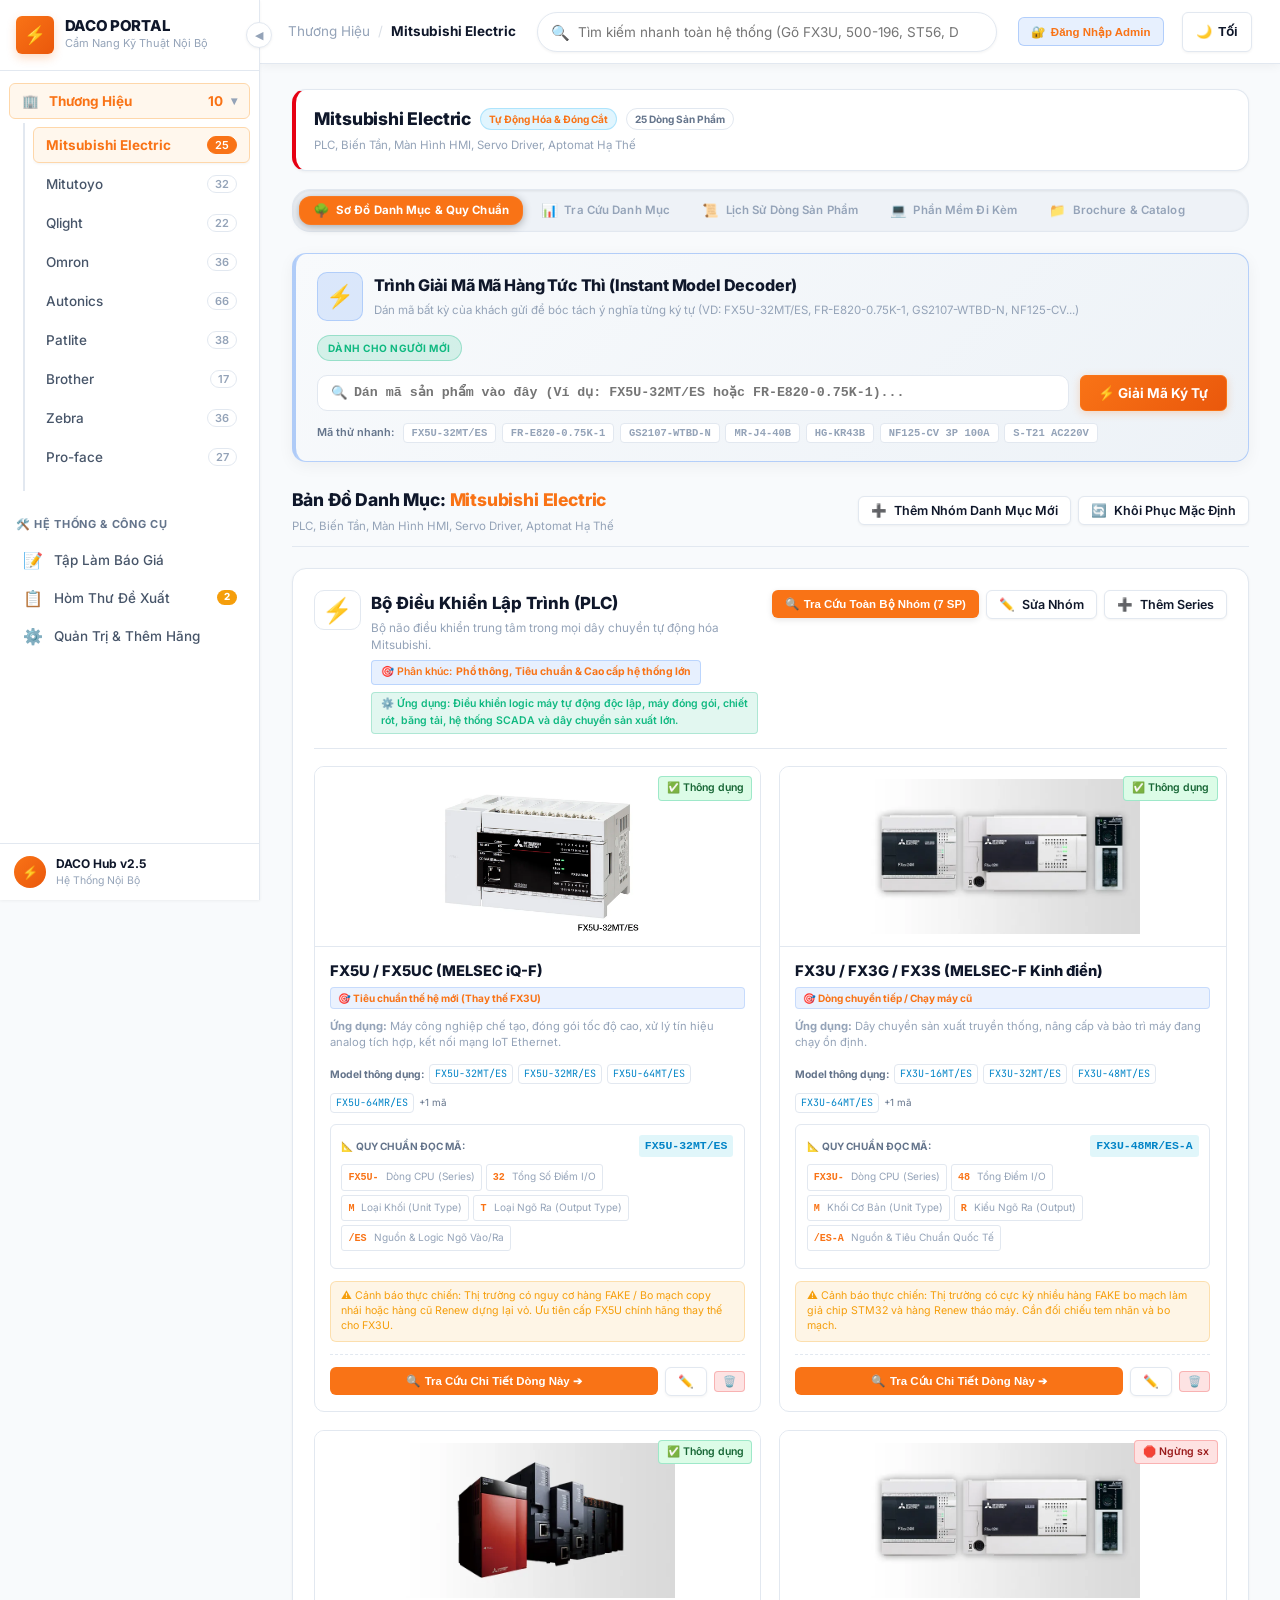
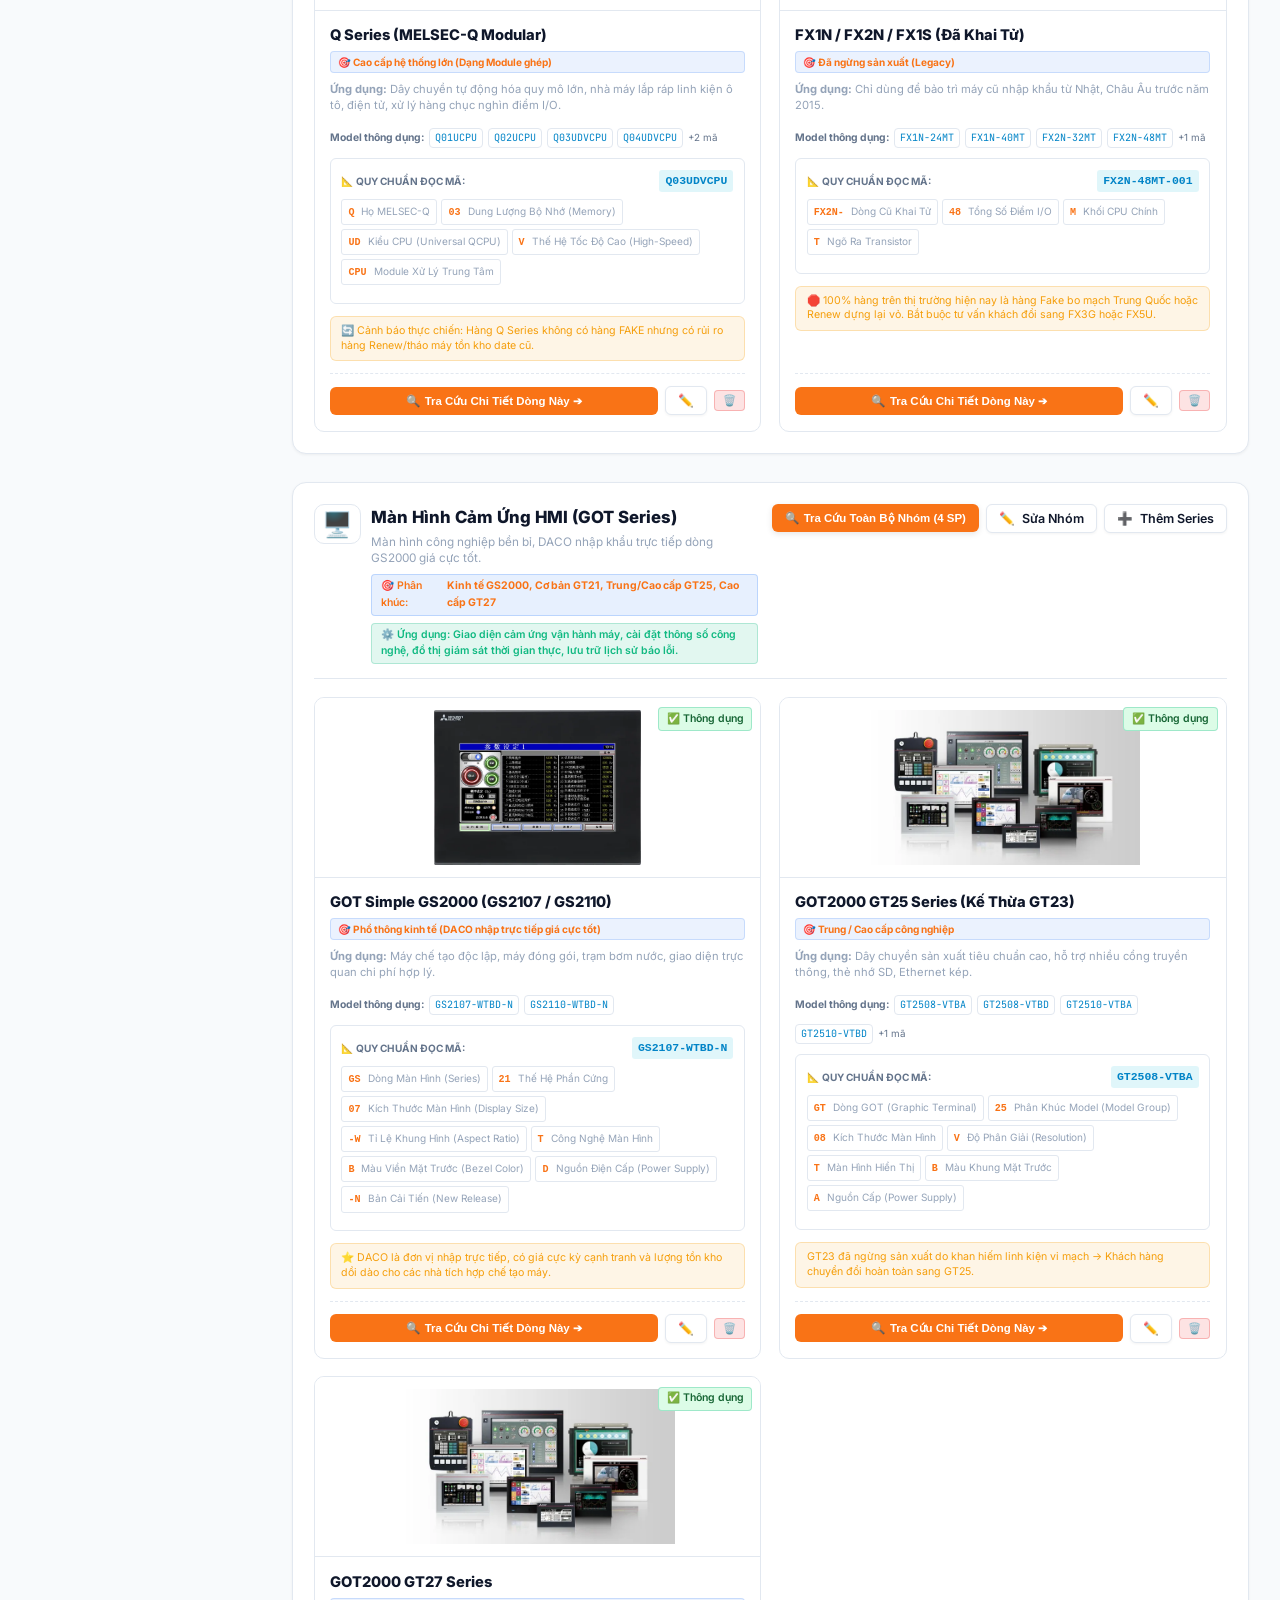
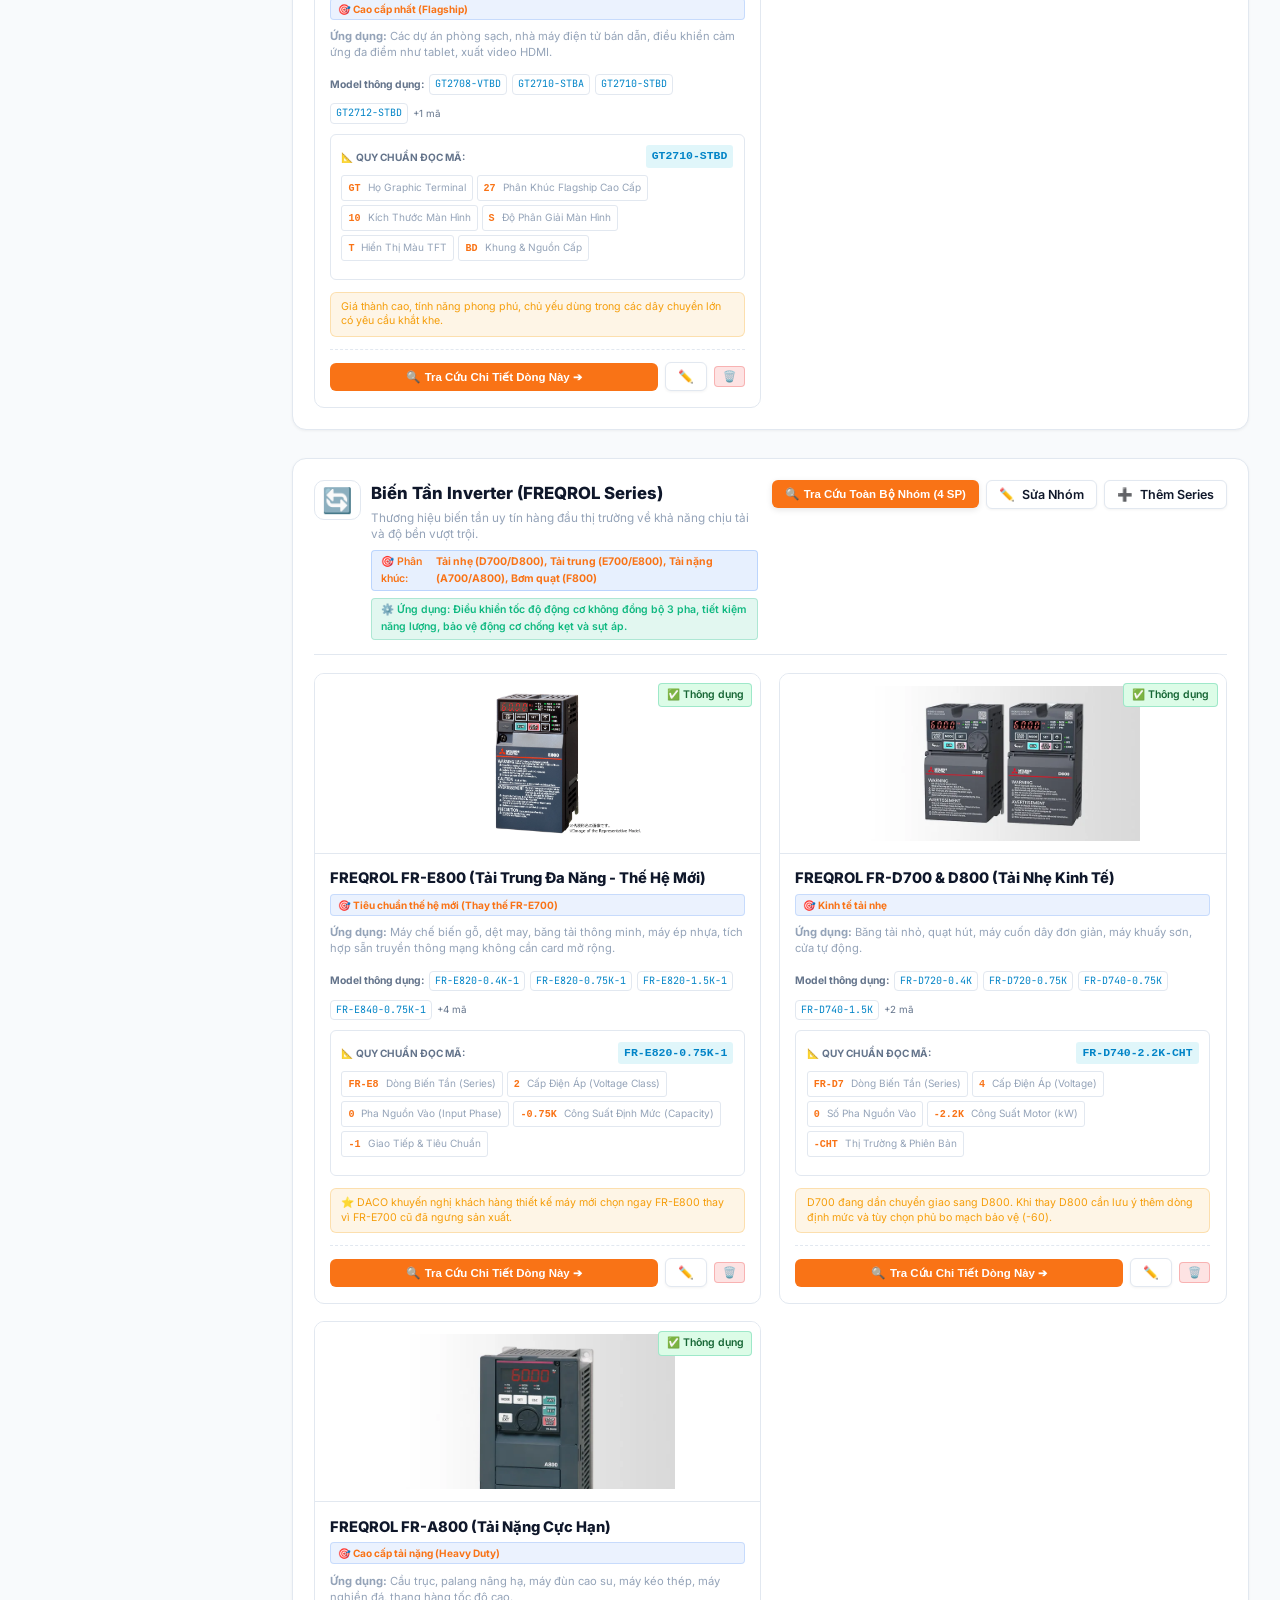
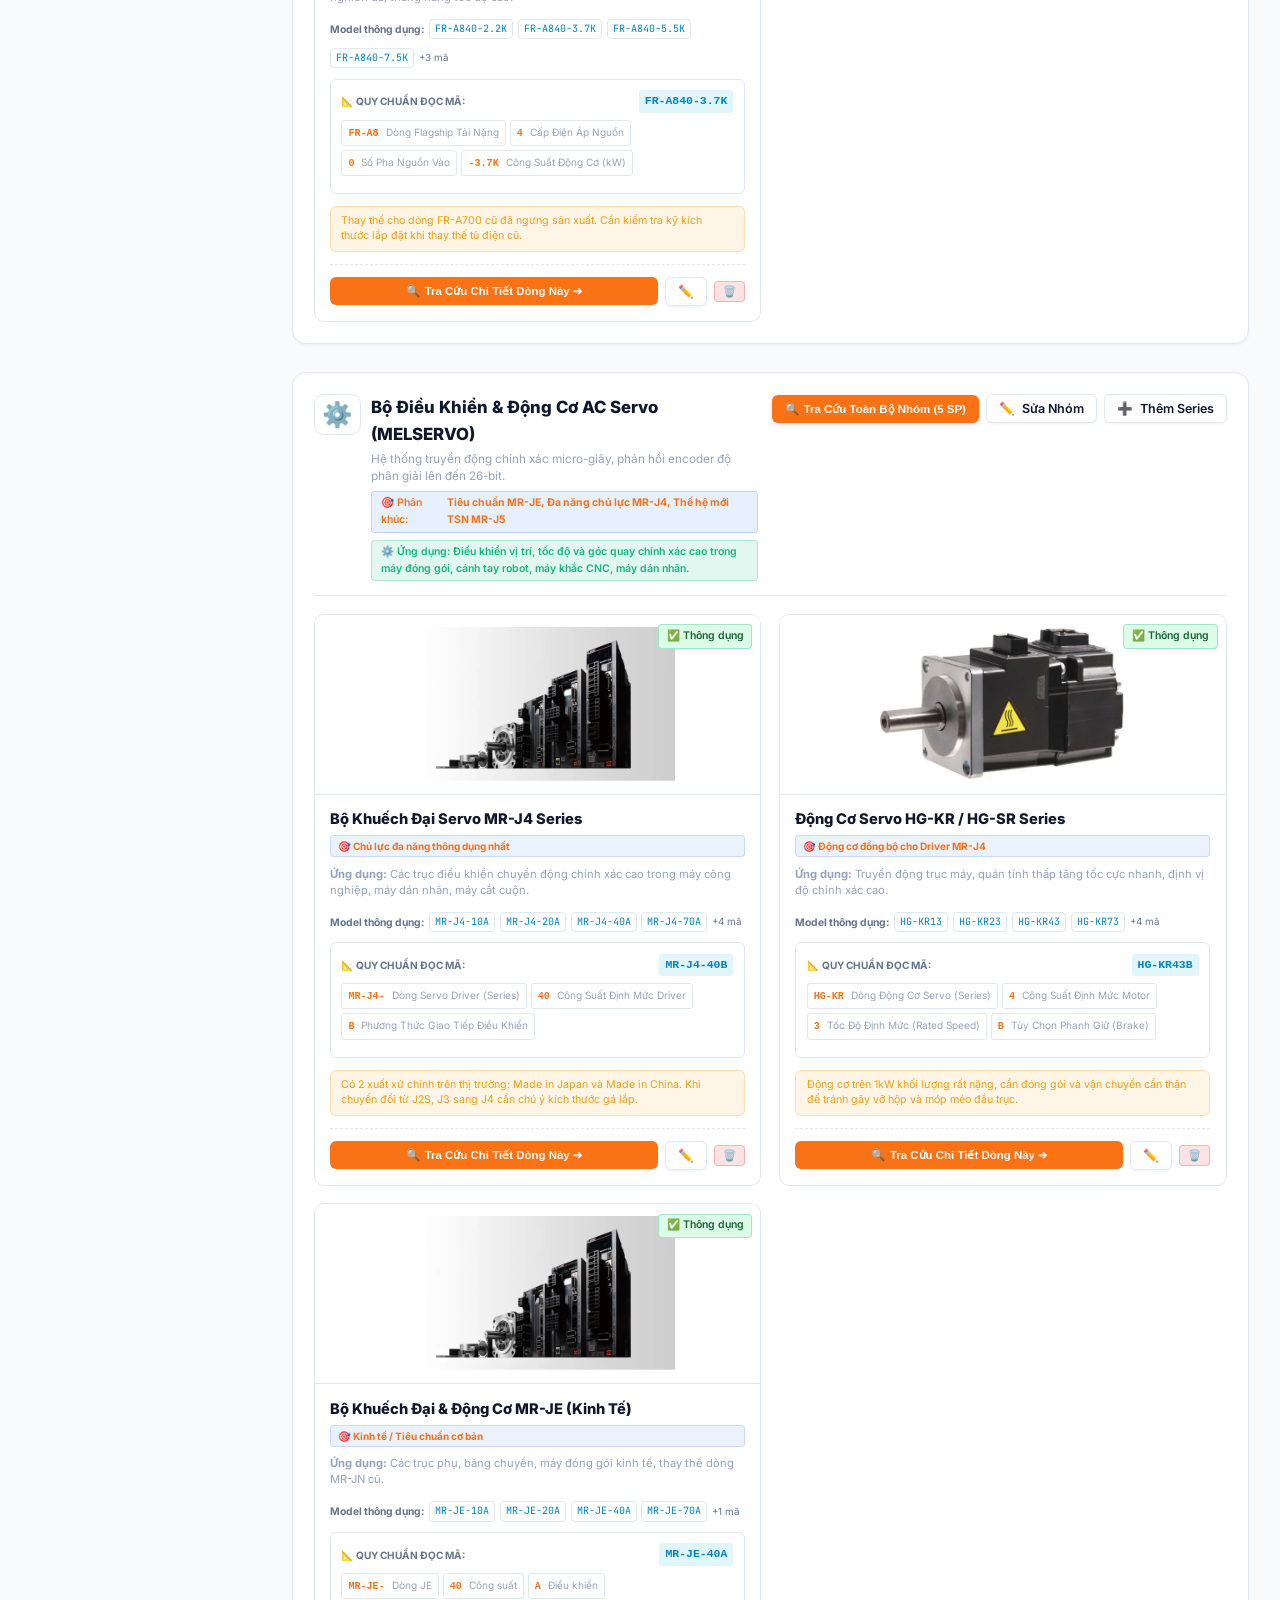
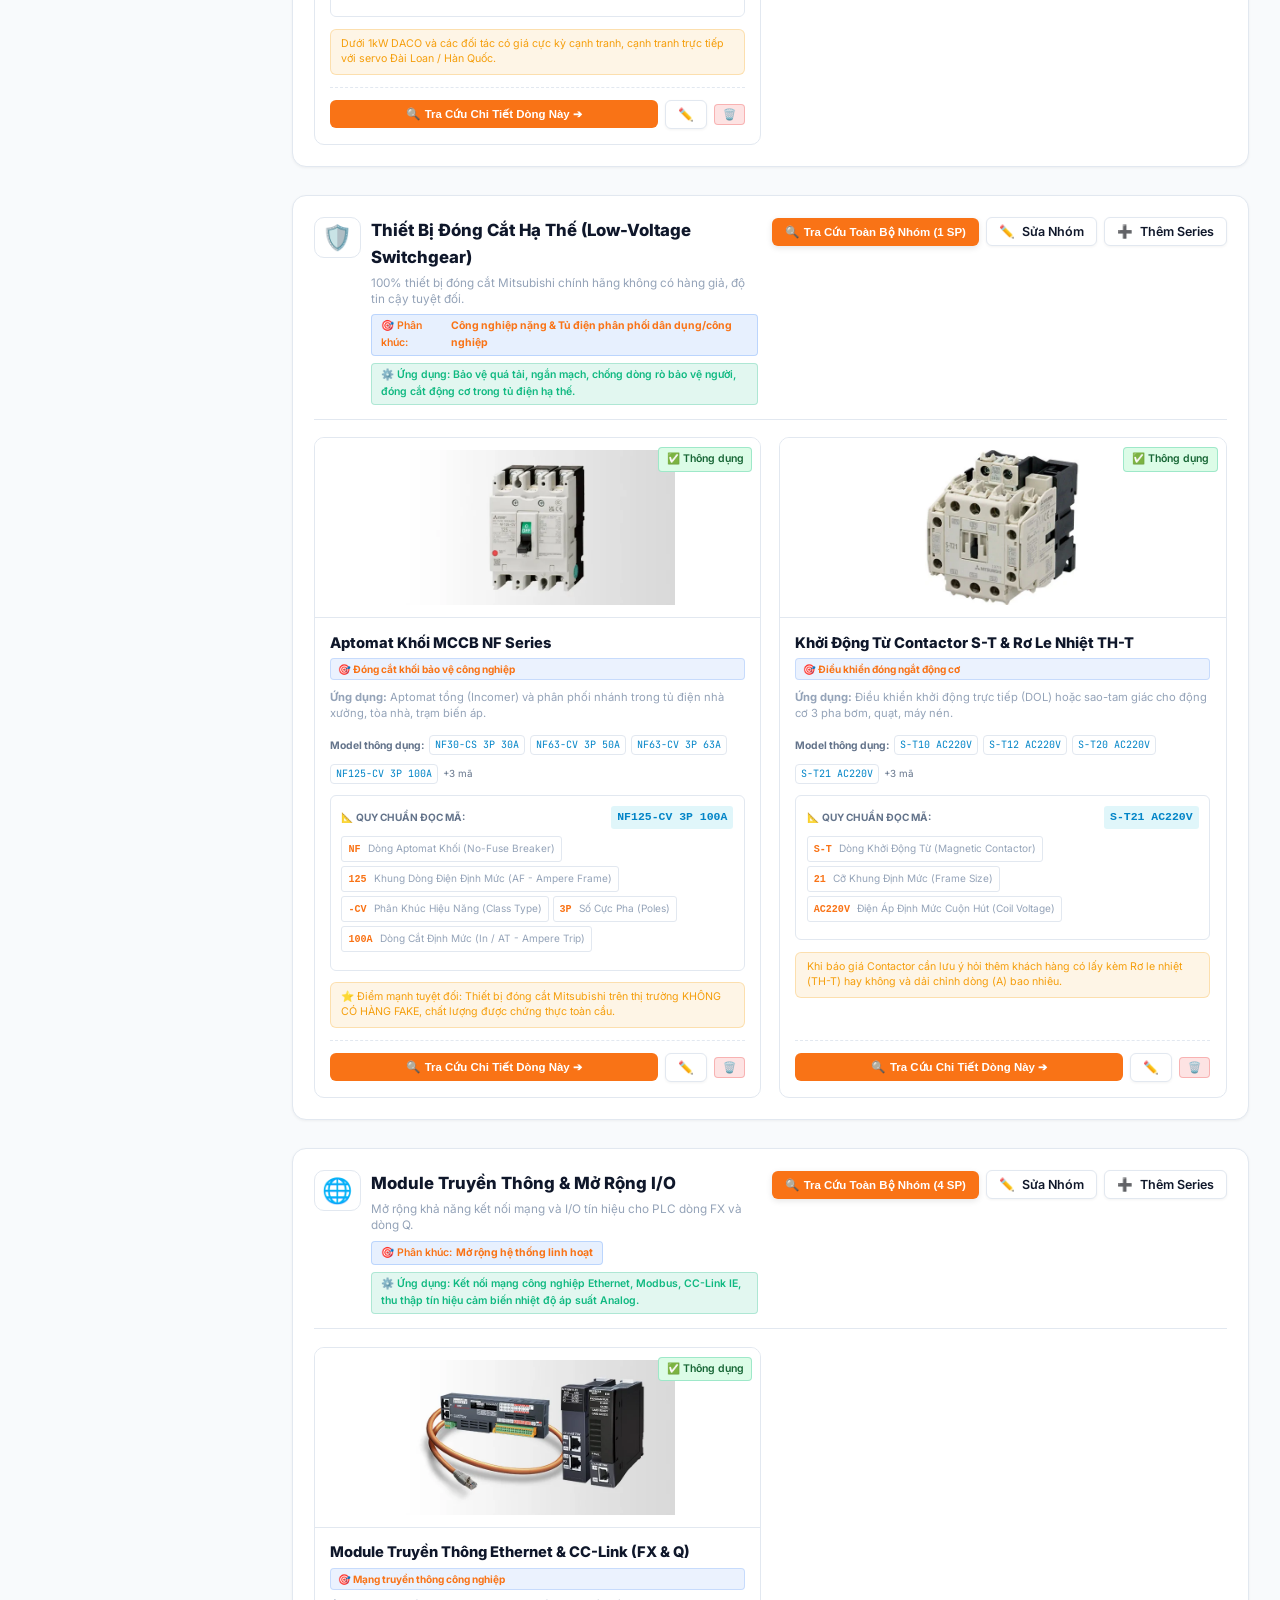
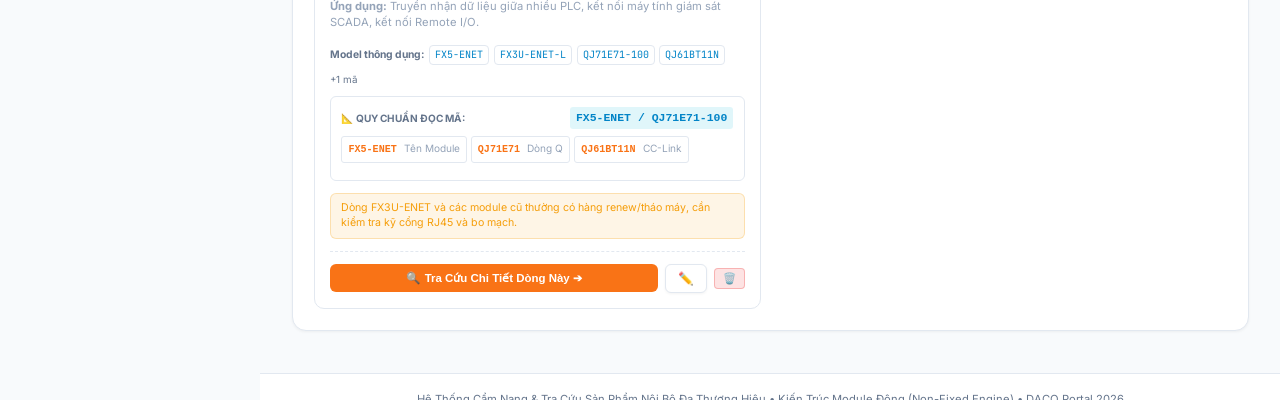
<file: index.html>
<!DOCTYPE html>
<html lang="vi">
<head>
  <meta charset="UTF-8">
  <meta name="viewport" content="width=device-width, initial-scale=1.0">
  <title>DACO PORTAL - Cổng Tra Cứu Kỹ Thuật & Cẩm Nang Sản Phẩm Nội Bộ</title>
  <link rel="preconnect" href="https://fonts.googleapis.com">
  <link rel="preconnect" href="https://fonts.gstatic.com" crossorigin>
  <link href="https://fonts.googleapis.com/css2?family=Inter:wght@300;400;500;600;700;800&family=JetBrains+Mono:wght@400;500;600;700&display=swap" rel="stylesheet">
  <link rel="stylesheet" href="assets/style.css">
</head>
<body data-theme="light">

  <div class="app-layout">
    <!-- LEFT SIDEBAR: DACO 3-TIER NAVIGATION -->
    <aside class="sidebar" id="appSidebar">
      <button class="sidebar-toggle" id="sidebarToggleBtn" title="Thu gọn / Mở rộng menu">◀</button>

      <div class="sidebar-logo">
        <div class="sidebar-logo-icon">⚡</div>
        <div class="sidebar-logo-text">
          <h1>DACO PORTAL</h1>
          <span>Cẩm Nang Kỹ Thuật Nội Bộ</span>
        </div>
      </div>

      <nav class="sidebar-nav">
        <!-- MỤC 1: CẨM NANG THƯƠNG HIỆU (ACCORDION MENU) -->
        <div class="sidebar-accordion" id="sidebarBrandAccordion">
          <button class="sidebar-accordion-btn active" id="brandAccordionToggle" onclick="toggleBrandAccordion()" title="Bấm để đóng/mở danh sách thương hiệu">
            <div class="accordion-title-left">
              <span class="nav-icon">🏢</span>
              <span class="nav-label">Thương Hiệu</span>
            </div>
            <div class="accordion-title-right">
              <span class="badge-count" id="sidebarBrandCount">3</span>
              <span class="accordion-chevron" id="brandAccordionChevron">▾</span>
            </div>
          </button>
          <div class="sidebar-accordion-content" id="sidebarBrandAccordionContent">
            <div class="sidebar-brand-list" id="sidebarBrandList">
              <!-- Render via JS: Mitsubishi, Mitutoyo, Qlight, Omron... -->
            </div>
          </div>
        </div>

        <!-- MỤC 2 & 3: CÔNG CỤ TOÀN HỆ THỐNG -->
        <div class="sidebar-section-title" style="margin-top: 0.75rem;">
          <span>🛠️ HỆ THỐNG & CÔNG CỤ</span>
        </div>
        <button class="sidebar-nav-item" id="sidebarNavQuotation" onclick="switchToGlobalView('quotation')">
          <span class="nav-icon">📝</span>
          <span class="nav-label">Tập Làm Báo Giá</span>
        </button>
        <button class="sidebar-nav-item" id="sidebarNavNotes" onclick="switchToGlobalView('notes')">
          <span class="nav-icon">📋</span>
          <span class="nav-label">Hòm Thư Đề Xuất</span>
          <span class="sidebar-notes-badge" id="sidebarNotesBadge">0</span>
        </button>
        <button class="sidebar-nav-item" id="sidebarNavAdmin" onclick="switchToGlobalView('admin')">
          <span class="nav-icon">⚙️</span>
          <span class="nav-label">Quản Trị & Thêm Hãng</span>
        </button>
      </nav>

      <div class="sidebar-user">
        <div class="sidebar-user-avatar">⚡</div>
        <div class="sidebar-user-info">
          <div class="sidebar-user-name">DACO Hub v2.5</div>
          <div class="sidebar-user-role">Hệ Thống Nội Bộ</div>
        </div>
      </div>
    </aside>

    <!-- RIGHT MAIN CONTENT AREA -->
    <main class="main-content" id="mainContent">
      <!-- Top App Header inside Main Content -->
      <header class="top-header">
        <!-- Breadcrumb Navigation -->
        <div class="header-breadcrumb" id="headerBreadcrumb">
          <span id="bcCategory">Thương Hiệu</span>
          <span style="opacity: 0.35;">/</span>
          <b id="bcCurrent">Mitsubishi Electric</b>
        </div>

        <!-- Universal Global Search Across ALL Brands -->
        <div class="global-search-wrapper">
          <div class="search-input-box">
            <span class="search-icon">🔍</span>
            <input type="text" id="globalSearchInput" class="global-search-input" placeholder="Tìm kiếm nhanh toàn hệ thống (Gõ FX3U, 500-196, ST56, D740, fake, phần mềm...)" autocomplete="off">
            <button class="search-clear-btn" id="searchClearBtn">&times;</button>
          </div>
          <div class="search-dropdown" id="searchDropdown"></div>
        </div>

        <!-- Header Actions: Theme Toggle & Admin Auth -->
        <div class="header-actions">
          <div id="headerAuthContainer" style="display: flex; align-items: center;">
            <button class="btn-auth-login" id="btnHeaderLogin" onclick="openAdminLoginModal()" title="Đăng nhập dành cho Quản trị viên">
              <span>🔐</span> <span class="auth-btn-text">Đăng Nhập Admin</span>
            </button>
          </div>
          <button class="theme-toggle" id="themeToggleBtn" title="Chuyển chế độ Sáng / Tối">
            <span id="themeIcon">🌙</span> <span id="themeText">Tối</span>
          </button>
        </div>
      </header>

      <!-- Main Application Container -->
      <div class="app-container">

        <!-- BRAND SPECIFIC VIEWS WRAPPER (Shown when a Brand is selected) -->
        <div id="brandViewsWrapper">
          <!-- Active Brand Info Banner -->
          <div class="active-brand-banner" id="activeBrandBanner">
            <div class="active-brand-info">
              <div class="active-brand-title-row">
                <h2 id="currentBrandName">Mitsubishi Electric</h2>
                <span class="active-brand-badge" id="currentBrandBadge">Tự Động Hóa & Đóng Cắt</span>
                <span class="active-brand-count" id="currentBrandCount">25 Dòng Sản Phẩm</span>
              </div>
              <p id="currentBrandTagline">PLC, Biến Tần, Màn Hình HMI, Servo Driver, Aptomat Hạ Thế</p>
            </div>
          </div>

          <!-- Sub Navigation Tabs for Selected Brand (5 core technical tabs - Tree Map first) -->
          <div class="sub-tab-bar" id="subTabBar">
            <button class="sub-tab-btn active" data-view="tree">
              <span class="tab-icon">🌳</span> <span>Sơ Đồ Danh Mục &amp; Quy Chuẩn</span>
            </button>
            <button class="sub-tab-btn" data-view="catalog">
              <span class="tab-icon">📊</span> <span>Tra Cứu Danh Mục</span>
            </button>
            <button class="sub-tab-btn" data-view="history">
              <span class="tab-icon">📜</span> <span>Lịch Sử Dòng Sản Phẩm</span>
            </button>
            <button class="sub-tab-btn" data-view="software">
              <span class="tab-icon">💻</span> <span>Phần Mềm Đi Kèm</span>
            </button>
            <button class="sub-tab-btn" data-view="brochure">
              <span class="tab-icon">📁</span> <span>Brochure &amp; Catalog</span>
            </button>
          </div>

    <!-- VIEW 0: PRODUCT TREE HIERARCHY & CODE BREAKDOWN (DEFAULT VIEW) -->
    <section id="view-tree" class="view-section">
      <!-- 1. Interactive Model Decoder Bar (Tool dán mã giải mã tức thì) -->
      <div class="tree-decoder-card">
        <div class="tree-decoder-header">
          <div class="tree-decoder-title">
            <span class="tree-decoder-icon">⚡</span>
            <div>
              <h3>Trình Giải Mã Mã Hàng Tức Thì (Instant Model Decoder)</h3>
              <p>Dán mã bất kỳ của khách gửi để bóc tách ý nghĩa từng ký tự (VD: FX5U-32MT/ES, FR-E820-0.75K-1, GS2107-WTBD-N, NF125-CV...)</p>
            </div>
          </div>
          <div class="tree-decoder-badge">Dành Cho Người Mới</div>
        </div>

        <div class="tree-decoder-input-row">
          <div class="tree-decoder-input-wrap">
            <span class="tree-decoder-input-icon">🔍</span>
            <input type="text" id="modelDecoderInput" class="tree-decoder-input" placeholder="Dán mã sản phẩm vào đây (Ví dụ: FX5U-32MT/ES hoặc FR-E820-0.75K-1)..." autocomplete="off">
            <button type="button" id="modelDecoderClearBtn" class="tree-decoder-clear-btn" style="display:none">&times;</button>
          </div>
          <button type="button" id="btnExecuteDecode" class="btn-primary" style="padding: 0.65rem 1.25rem; font-weight: 700; white-space: nowrap;">
            ⚡ Giải Mã Ký Tự
          </button>
        </div>

        <!-- Quick Sample Badges -->
        <div class="tree-decoder-samples" id="treeDecoderSamples">
          <span class="sample-label">Mã thử nhanh:</span>
          <button class="sample-chip" onclick="quickFillDecoder('FX5U-32MT/ES')">FX5U-32MT/ES</button>
          <button class="sample-chip" onclick="quickFillDecoder('FR-E820-0.75K-1')">FR-E820-0.75K-1</button>
          <button class="sample-chip" onclick="quickFillDecoder('GS2107-WTBD-N')">GS2107-WTBD-N</button>
          <button class="sample-chip" onclick="quickFillDecoder('MR-J4-40B')">MR-J4-40B</button>
          <button class="sample-chip" onclick="quickFillDecoder('HG-KR43B')">HG-KR43B</button>
          <button class="sample-chip" onclick="quickFillDecoder('NF125-CV 3P 100A')">NF125-CV 3P 100A</button>
          <button class="sample-chip" onclick="quickFillDecoder('S-T21 AC220V')">S-T21 AC220V</button>
        </div>

        <!-- Decoder Result Box -->
        <div id="modelDecoderResultBox" class="tree-decoder-result hidden"></div>
      </div>

      <!-- 2. Tree Hierarchy Header & Controls -->
      <div class="tree-toolbar">
        <div class="tree-toolbar-info">
          <h2 class="tree-toolbar-title" id="treeBrandTitle">Bản Đồ Danh Mục Sản Phẩm (Category Tree &amp; Mindmap)</h2>
          <span class="tree-toolbar-sub" id="treeBrandSub">Bố cục hệ thống chuẩn hóa theo Catalog hãng • Có ảnh thực tế &amp; quy chuẩn đọc mã</span>
        </div>
        <div class="tree-toolbar-actions">
          <button type="button" class="btn-secondary btn-sm" onclick="openAddCategoryModal()">
            <span>➕</span> <span>Thêm Nhóm Danh Mục Mới</span>
          </button>
          <button type="button" class="btn-secondary btn-sm" onclick="resetBrandTreeData()" title="Khôi phục cấu trúc chuẩn mặc định của hãng">
            <span>🔄</span> <span>Khôi Phục Mặc Định</span>
          </button>
        </div>
      </div>

      <!-- 3. Dynamic Categories & Series Cards Container -->
      <div id="treeCategoriesContainer" class="tree-categories-wrapper"></div>
    </section>

    <!-- VIEW 1: CATALOG TABLE (100% BULLET POINTS) -->
    <section id="view-catalog" class="view-section hidden">
      <!-- Fast Filter Bar for Catalog -->
      <div class="catalog-filter-bar">
        <div class="filter-item">
          <label class="filter-label">Chủng Loại:</label>
          <select id="filterCategory" class="filter-select" onchange="applyCatalogFilters()">
            <option value="all">Tất cả chủng loại</option>
          </select>
        </div>

        <div class="filter-item">
          <label class="filter-label">Trạng Thái:</label>
          <select id="filterStatus" class="filter-select" onchange="applyCatalogFilters()">
            <option value="all">Tất cả trạng thái</option>
            <option value="Thông dụng">✅ Thông dụng</option>
            <option value="Ngừng sx">🛑 Ngừng sản xuất</option>
            <option value="Hiếm">⚡ Hiếm</option>
            <option value="Mới">✨ Mới</option>
            <option value="fake">⚠️ Có cảnh báo Fake</option>
            <option value="renew">🔄 Có cảnh báo Renew</option>
          </select>
        </div>

        <div class="filter-item">
          <label class="filter-label">Phần Mềm Đi Kèm:</label>
          <select id="filterSoftware" class="filter-select" onchange="applyCatalogFilters()">
            <option value="all">Tất cả</option>
            <option value="has_software">💻 Có phần mềm</option>
            <option value="no_software">Không dùng phần mềm</option>
          </select>
        </div>

        <div class="filter-item" style="flex: 1; min-width: 170px;">
          <label class="filter-label">Lọc nhanh Model / Series:</label>
          <input type="text" id="filterKeyword" class="filter-input" placeholder="Gõ mã model, tên series..." oninput="applyCatalogFilters()">
        </div>

        <div class="filter-actions">
          <button type="button" class="btn-supplier-directory" onclick="openAllSuppliersDirectory()" title="Tra cứu toàn bộ hồ sơ nhà cung cấp & khuyến nghị mua hàng thực chiến">
            <span>🏢</span> <span>Hồ Sơ Nhà Cung Cấp</span>
          </button>
          <button class="btn-filter-reset" onclick="resetCatalogFilters()" title="Đặt lại bộ lọc">
            🔄 Đặt lại
          </button>
          <button type="button" class="btn-filter-reset" onclick="resetColumnWidths()" title="Khôi phục độ rộng các cột về mặc định ban đầu (chuẩn Excel)" style="background: var(--bg-card); border-color: var(--border-color); color: var(--text-main);">
            📐 Reset Cột
          </button>
          <span id="filterResultCount" class="filter-count-badge">0 SP</span>
        </div>
      </div>

      <div class="table-container">
        <table id="catalogTable" class="resizable-table">
          <thead>
            <tr>
              <th class="text-center" data-col="0" style="width: 45px; min-width: 40px;">STT</th>
              <th data-col="1" style="width: 290px; min-width: 240px;">Chủng Loại, Dòng & Trạng Thái</th>
              <th data-col="2" style="width: 180px; min-width: 140px;">Model Thông Dụng</th>
              <th data-col="3" style="width: 320px; min-width: 220px;">Đặc Điểm & Cảnh Báo Kỹ Thuật (Bullet Points)</th>
              <th data-col="4" style="width: 230px; min-width: 180px;">Nhà Cung Cấp Thế Mạnh</th>
              <th data-col="5" style="width: 130px; min-width: 100px;">Phần Mềm</th>
              <th class="text-center" data-col="6" style="width: 120px; min-width: 90px;">Tài Liệu</th>
            </tr>
          </thead>
          <tbody id="catalogTableBody">
            <!-- Render via JS -->
          </tbody>
        </table>
      </div>
    </section>

    <!-- VIEW 2: HISTORY TIMELINE -->
    <section id="view-history" class="view-section hidden">
      <div style="margin-bottom: 1.25rem;">
        <h2 style="font-size: 1.25rem; font-weight: 800; margin-bottom: 0.25rem;">Sơ Đồ Lịch Sử & Lộ Trình Tiến Hóa Dòng Đời Sản Phẩm</h2>
        <p style="color: var(--text-muted); font-size: 0.88rem;">Giúp nhân viên ghi nhớ nhanh lộ trình thay thế: Dòng cũ khai tử ➔ Dòng chuyển tiếp ➔ Dòng chuẩn hiện hành ➔ Dòng tương lai.</p>
      </div>
      <div id="historyContainer" class="history-section">
        <!-- Render via JS -->
      </div>
    </section>

    <!-- VIEW 3: SOFTWARE ECOSYSTEM -->
    <section id="view-software" class="view-section hidden">
      <div style="margin-bottom: 1.25rem;">
        <h2 style="font-size: 1.25rem; font-weight: 800; margin-bottom: 0.25rem;">Hệ Thống Phần Mềm Kỹ Thuật Đi Kèm</h2>
        <p style="color: var(--text-muted); font-size: 0.88rem;">Bảng tra cứu các phần mềm lập trình, cài đặt tham số, mô phỏng và thu thập dữ liệu chuyên dụng theo từng thiết bị.</p>
      </div>
      <div id="softwareContainer" class="software-grid">
        <!-- Render via JS -->
      </div>
    </section>

    <!-- VIEW 4: BROCHURE LIBRARY -->
    <section id="view-brochure" class="view-section hidden">
      <div style="margin-bottom: 1.25rem;">
        <h2 style="font-size: 1.25rem; font-weight: 800; margin-bottom: 0.25rem;">Thư Viện Tài Liệu Kỹ Thuật & Catalog PDF</h2>
        <p style="color: var(--text-muted); font-size: 0.88rem;">Xem trực tiếp hoặc tải về catalog chính hãng, bản vẽ kích thước và hướng dẫn sử dụng của thương hiệu đang chọn.</p>
      </div>
      <div id="brochureContainer" class="software-grid" style="grid-template-columns: repeat(auto-fill, minmax(280px, 1fr));">
        <!-- Render via JS according to active brand -->
      </div>
    </section>
  </div> <!-- /#brandViewsWrapper -->

    <!-- VIEW 5: QUOTATION SIMULATOR & AUTO-SCORING -->
    <section id="view-quotation" class="view-section hidden">
      <div style="margin-bottom: 1.25rem;">
        <h2 style="font-size: 1.25rem; font-weight: 800; margin-bottom: 0.25rem;">📝 Lập Báo Giá Thực Chiến (Quotation Tool)</h2>
        <p style="color: var(--text-muted); font-size: 0.88rem;">Nhân viên thực hành lập báo giá nhanh theo các tình huống RFQ thực tế. Hỗ trợ tự động tính toán Margin, thành tiền, thuế VAT, xuất CSV và sao chép định dạng gửi Zalo/Email cho khách hàng.</p>
      </div>

      <!-- Scenario Selector Box -->
      <div class="quotation-scenario-card">
        <div style="display: flex; align-items: center; justify-content: space-between; gap: 1rem; margin-bottom: 0.75rem; flex-wrap: wrap;">
          <div style="font-weight: 800; font-size: 1rem; display: flex; align-items: center; gap: 0.5rem;">
            <span>🎯</span> <span>CHỌN TÌNH HUỐNG YÊU CẦU BÁO GIÁ (RFQ):</span>
          </div>
          <select id="scenarioSelect" class="form-input" style="max-width: 480px; font-weight: 700; color: var(--accent-blue);">
            <!-- Render via JS -->
          </select>
        </div>

        <div style="background: var(--bg-secondary); border: 1px solid var(--border-color); border-radius: var(--radius-md); padding: 0.85rem 1rem;">
          <div style="font-size: 0.72rem; font-weight: 700; color: var(--text-dim); text-transform: uppercase; margin-bottom: 0.35rem;">Nội dung yêu cầu từ Khách hàng:</div>
          <div id="rawInquiryText" style="white-space: pre-line; font-size: 0.88rem; line-height: 1.5; color: var(--text-main); font-weight: 500;"></div>
        </div>

        <div id="scenarioCheckpoints" style="margin-top: 0.75rem; display: flex; gap: 0.5rem; flex-wrap: wrap;"></div>
      </div>

      <!-- Customer & Terms Setting -->
      <div class="quotation-meta-grid">
        <div>
          <label class="form-label">Tên Khách Hàng / Công Ty:</label>
          <input type="text" id="quoteCustomerName" class="form-input" value="Công ty TNHH Cơ Khí & Tự Động Hóa An Phát">
        </div>
        <div>
          <label class="form-label">Phân Loại Khách Hàng:</label>
          <select id="quoteCustomerType" class="form-input">
            <option value="Thương Mại">Khách Thương Mại (Margin 8% - 12%)</option>
            <option value="Chế Tạo Máy (OEM)" selected>Khách Chế Tạo Máy CTM (Margin 12% - 18%)</option>
            <option value="Nhà Máy FDI">Khách Nhà Máy FDI (Margin 18% - 25%)</option>
            <option value="Nhà Thầu Tủ Điện">Nhà Thầu Tủ Điện (Margin 10% - 15%)</option>
          </select>
        </div>
        <div>
          <label class="form-label">Yêu Cầu Chứng Chỉ CO/CQ:</label>
          <select id="quoteCoCqReq" class="form-input">
            <option value="Có">Bắt buộc CO/CQ gốc chính hãng</option>
            <option value="Bản scan">Chấp nhận CO/CQ bản scan</option>
            <option value="Không">Không cần CO/CQ</option>
          </select>
        </div>
        <div>
          <label class="form-label">Thuế Suất VAT:</label>
          <select id="quoteVatRate" class="form-input">
            <option value="10" selected>VAT 10%</option>
            <option value="8">VAT 8%</option>
            <option value="0">Không VAT (Khách ngoài)</option>
          </select>
        </div>
      </div>

      <!-- Quotation Items Table -->
      <div class="table-container" style="margin-bottom: 1rem;">
        <table id="quoteItemsTable">
          <thead>
            <tr>
              <th style="width: 35px;" class="text-center">#</th>
              <th style="min-width: 140px;">Mã Model</th>
              <th style="min-width: 180px;">Tên Thiết Bị / Mô Tả</th>
              <th style="width: 70px;" class="text-center">SL</th>
              <th style="width: 70px;">ĐVT</th>
              <th style="min-width: 130px;">Nhà Cung Cấp</th>
              <th style="min-width: 100px;">Xuất Xứ</th>
              <th style="min-width: 110px;">Tiến Độ</th>
              <th style="min-width: 110px;">Giá Vốn (₫)</th>
              <th style="min-width: 110px;">Giá Bán (₫)</th>
              <th style="min-width: 90px;" class="text-center">Margin</th>
              <th style="min-width: 120px;" class="text-right">Thành Tiền (₫)</th>
              <th style="width: 40px;"></th>
            </tr>
          </thead>
          <tbody id="quoteItemsBody">
            <!-- Render via JS -->
          </tbody>
        </table>
      </div>

      <div style="display: flex; justify-content: space-between; align-items: center; margin-bottom: 1.5rem; flex-wrap: wrap; gap: 1rem;">
        <button class="btn-secondary" id="btnAddQuoteRow">+ Thêm Dòng Mặt Hàng</button>
        <div id="quoteSummaryTotals" style="text-align: right; font-size: 0.9rem; line-height: 1.6;">
          <!-- Auto Calculated Totals -->
        </div>
      </div>

      <!-- Quotation Practical Action Toolbar (Bỏ đánh giá tiêu chí theo yêu cầu) -->
      <div class="quote-actions-bar" style="display: flex; gap: 0.75rem; justify-content: flex-end; align-items: center; margin: 1.5rem 0 2rem 0; flex-wrap: wrap;">
        <button class="btn-secondary" id="btnClearQuoteTable" onclick="resetQuoteTable()">
          🔄 Làm Mới Bảng
        </button>
        <button class="btn-secondary" id="btnDownloadQuoteCsv" onclick="downloadQuoteCsv()">
          📥 Tải File CSV Báo Giá
        </button>
        <button class="btn-secondary" id="btnPrintQuote" onclick="window.print()">
          🖨️ In Báo Giá (Print)
        </button>
        <button class="btn-primary" id="btnCopyQuote" onclick="copyQuotationToClipboard()" style="background: var(--gradient-primary); border-color: var(--accent);">
          📋 Sao Chép Báo Giá Gửi Zalo / Email
        </button>
      </div>
    </section>

    <!-- VIEW: HÒM THƯ ĐỀ XUẤT & GHI CHÚ (FEEDBACK & CHANGE PROPOSALS) -->
    <section id="view-notes" class="view-section hidden">
      <div style="display: flex; justify-content: space-between; align-items: flex-start; margin-bottom: 1.25rem; flex-wrap: wrap; gap: 1rem;">
        <div>
          <h2 style="font-size: 1.35rem; font-weight: 800; margin-bottom: 0.35rem; display: flex; align-items: center; gap: 0.5rem;">
            <span>📋</span> <span>Hòm Thư Đề Xuất & Ghi Chú Chỉnh Sửa</span>
            <span class="notes-header-counter" id="notesHeaderCounter">0 ghi chú</span>
          </h2>
          <p style="color: var(--text-muted); font-size: 0.88rem; max-width: 780px; line-height: 1.45;">
            Toàn bộ phản hồi, ghi chú giá/nhà cung cấp, đề xuất sửa thông số hoặc bổ sung catalogue từ đội ngũ <b>Kinh doanh (Sales)</b> và <b>Mua hàng (Purchasing)</b> được tập hợp tại đây để Admin kiểm duyệt và cập nhật chính thức.
          </p>
        </div>
        <div style="display: flex; gap: 0.75rem; align-items: center; flex-wrap: wrap;">
          <div id="bulkApproveContainer"></div>
          <button class="btn-primary" onclick="openNoteProposalModal(null, '', '')" style="font-weight: 700; display: inline-flex; align-items: center; gap: 0.4rem; padding: 0.6rem 1.1rem; border-radius: var(--radius-sm); font-size: 0.88rem; background: var(--gradient-warning); color: #fff; box-shadow: 0 4px 12px rgba(245,158,11,0.3);">
            <span>➕</span> <span>Tạo Ghi Chú / Đề Xuất Mới</span>
          </button>
        </div>
      </div>

      <!-- Filter Bar -->
      <div class="notes-filter-bar">
        <div class="notes-filter-group">
          <label>Lọc theo Hãng:</label>
          <select id="notesFilterBrand" onchange="renderProposalsList()" class="notes-select">
            <option value="all">Tất cả thương hiệu</option>
            <option value="mitsubishi">Mitsubishi Electric</option>
            <option value="qlight">Qlight</option>
            <option value="brother">Brother</option>
            <option value="proface">Pro-face</option>
            <option value="mitutoyo">Mitutoyo</option>
            <option value="omron">Omron</option>
            <option value="autonics">Autonics</option>
            <option value="patlite">Patlite</option>
            <option value="zebra">Zebra</option>
            <option value="other">Hệ Thống / Hãng Khác</option>
          </select>
        </div>
        <div class="notes-filter-group">
          <label>Trạng thái duyệt:</label>
          <select id="notesFilterStatus" onchange="renderProposalsList()" class="notes-select">
            <option value="all">Tất cả trạng thái</option>
            <option value="pending">⏳ Chờ Admin duyệt</option>
            <option value="approved">✅ Đã phê duyệt / Cập nhật</option>
            <option value="rejected">❌ Đã từ chối</option>
          </select>
        </div>
        <div class="notes-filter-group">
          <label>Loại đề xuất:</label>
          <select id="notesFilterType" onchange="renderProposalsList()" class="notes-select">
            <option value="all">Tất cả phân loại</option>
            <option value="spec">Sửa thông số / Model</option>
            <option value="catalog">Cập nhật Catalogue / File</option>
            <option value="price_supplier">Ghi chú Giá & Nhà cung cấp</option>
            <option value="new_product">Đề xuất thêm Model mới</option>
            <option value="other">Ý kiến khác</option>
          </select>
        </div>
      </div>

      <!-- Proposals List Container -->
      <div id="proposalsListContainer" class="proposals-list-container">
        <!-- Rendered dynamically -->
      </div>
    </section>

    <!-- VIEW 6: ADMIN DATA MANAGER & NEW BRAND CREATOR -->
    <section id="view-admin" class="view-section hidden">
      <div style="margin-bottom: 1.25rem;">
        <h2 style="font-size: 1.25rem; font-weight: 800; margin-bottom: 0.25rem;">⚙️ Quản Trị Hệ Thống: Cập Nhật & Mở Rộng</h2>
        <p style="color: var(--text-muted); font-size: 0.88rem;">Cập nhật danh mục sản phẩm, quản lý thư viện tài liệu & phần mềm, hoặc mở rộng thêm thương hiệu mới hoàn toàn.</p>
      </div>

      <!-- 2 Main Admin Update Tabs -->
      <div class="admin-main-tabs" id="adminMainTabs">
        <button class="admin-main-tab active" id="btnAdminTabProducts" onclick="switchAdminMainTab('products')">
          <span>📦</span> <span>Tab 1: Cập Nhật Sản Phẩm</span>
        </button>
        <button class="admin-main-tab" id="btnAdminTabDocs" onclick="switchAdminMainTab('docs')">
          <span>📚</span> <span>Tab 2: Cập Nhật Tài Liệu & Phần Mềm</span>
        </button>
      </div>

      <!-- TAB 1: CẬP NHẬT SẢN PHẨM & TẠO HÃNG -->
      <div id="adminTabContentProducts">
        <div class="admin-grid">
          <!-- Form 1: Add Product to Existing Brand -->
          <div class="admin-card">
            <h3 style="font-size: 1.1rem; font-weight: 800; margin-bottom: 1rem; color: var(--accent-cyan); display: flex; align-items: center; gap: 0.5rem;">
              <span>➕</span> <span>Thêm Sản Phẩm Mới Vào Hãng Đã Có</span>
            </h3>

            <!-- Toggle: Manual vs CSV Upload -->
            <div class="admin-mode-toggle" id="adminModeToggle">
              <button class="admin-mode-btn active" data-mode="manual" onclick="switchAdminMode('manual')">
                ✏️ Nhập Tay
              </button>
              <button class="admin-mode-btn" data-mode="upload" onclick="switchAdminMode('upload')">
                📂 Upload File CSV
              </button>
            </div>

            <!-- Manual Entry Form -->
            <div id="adminManualForm">
              <div style="margin-bottom: 0.75rem;">
                <label class="form-label">Chọn Thương Hiệu:</label>
                <select id="adminProductBrand" class="form-input">
                  <!-- Render via JS -->
                </select>
              </div>

              <div style="display: grid; grid-template-columns: 1fr 1fr; gap: 0.75rem; margin-bottom: 0.75rem;">
                <div>
                  <label class="form-label">Tên Dòng / Series (In Đậm):</label>
                  <input type="text" id="adminProdSerial" class="form-input" placeholder="Ví dụ: FX5U, E800, Series 500...">
                </div>
                <div>
                  <label class="form-label">Chủng Loại (Cat):</label>
                  <input type="text" id="adminProdCat" class="form-input" placeholder="Ví dụ: PLC, Biến tần, Thước Cặp...">
                </div>
              </div>

              <div style="margin-bottom: 0.75rem;">
                <label class="form-label">Phân Loại Chi Tiết (Subcat):</label>
                <input type="text" id="adminProdSubcat" class="form-input" placeholder="Ví dụ: PLC thế hệ mới hiệu năng cao iQ-F...">
              </div>

              <div style="display: grid; grid-template-columns: 1fr 1fr 1fr; gap: 0.75rem; margin-bottom: 0.75rem;">
                <div>
                  <label class="form-label">Trạng Thái:</label>
                  <select id="adminProdStatus" class="form-input">
                    <option value="Thông dụng">Thông dụng</option>
                    <option value="Ngừng sx">Ngừng sx</option>
                    <option value="Hiếm">Hiếm</option>
                    <option value="Mới">Mới</option>
                  </select>
                </div>
                <div>
                  <label class="form-label">Nguy cơ Fake?</label>
                  <select id="adminProdFake" class="form-input">
                    <option value="Không">Không</option>
                    <option value="Có">Có</option>
                  </select>
                </div>
                <div>
                  <label class="form-label">Nguy cơ Renew?</label>
                  <select id="adminProdRenew" class="form-input">
                    <option value="Không">Không</option>
                    <option value="Có">Có</option>
                  </select>
                </div>
              </div>

              <div style="margin-bottom: 0.75rem;">
                <label class="form-label">Model Thông Dụng (Mỗi mã cách nhau dấu phẩy hoặc xuống dòng):</label>
                <textarea id="adminProdModels" class="form-input" rows="2" placeholder="FX5U-32MT/ES, FX5U-64MT/ES..."></textarea>
              </div>

              <div style="margin-bottom: 0.75rem;">
                <label class="form-label">Model Thay Thế / Nâng Cấp:</label>
                <input type="text" id="adminProdReplacement" class="form-input" placeholder="Ví dụ: Dòng FX5U thay thế FX3U...">
              </div>

              <div style="margin-bottom: 0.75rem;">
                <label class="form-label">Đặc Điểm & Cảnh Báo (Mỗi ý 1 dòng):</label>
                <textarea id="adminProdPoints" class="form-input" rows="3" placeholder="**Bản chất**: ...&#10;**Ứng dụng**: ...&#10;**Cảnh báo**: ..."></textarea>
              </div>

              <div style="display: grid; grid-template-columns: 1fr 1fr; gap: 0.75rem; margin-bottom: 1rem;">
                <div>
                  <label class="form-label">Phần Mềm Đi Kèm:</label>
                  <input type="text" id="adminProdSoftware" class="form-input" placeholder="Ví dụ: GX Works3">
                </div>
                <div>
                  <label class="form-label">Link Brochure / Catalog:</label>
                  <input type="text" id="adminProdBrochure" class="form-input" placeholder="Ví dụ: https://... hoặc file PDF">
                </div>
              </div>

              <div style="margin-bottom: 1.25rem;">
                <label class="form-label">Nhà Cung Cấp Thế Mạnh:</label>
                <input type="text" id="adminProdSuppliers" class="form-input" placeholder="Tuyến 1: Phạm Dương, Hợp Long | Tuyến 2: Kovi">
              </div>

              <button class="btn-primary" id="btnAdminSaveProduct" style="width: 100%;">
                💾 LƯU SẢN PHẨM MỚI VÀO HỆ THỐNG
              </button>
            </div>

            <!-- CSV Upload Form -->
            <div id="adminUploadForm" class="hidden">
              <div style="margin-bottom: 0.75rem;">
                <label class="form-label">Thêm Vào Thương Hiệu:</label>
                <select id="adminCsvBrand" class="form-input">
                  <!-- Render via JS -->
                </select>
              </div>

              <!-- Template Download -->
              <div class="csv-template-bar">
                <span>📄 Chưa có file? Tải template CSV mẫu:</span>
                <button class="btn-template" onclick="downloadCsvTemplate()">⬇️ Tải Template CSV</button>
              </div>

              <!-- Drop Zone -->
              <div class="csv-drop-zone" id="csvDropZone" onclick="document.getElementById('csvFileInput').click()">
                <div class="csv-drop-icon">📂</div>
                <div class="csv-drop-title">Kéo & Thả file CSV vào đây</div>
                <div class="csv-drop-sub">hoặc click để chọn file • Hỗ trợ .csv (UTF-8)</div>
                <input type="file" id="csvFileInput" accept=".csv,.txt" style="display:none">
              </div>

              <!-- Preview Area -->
              <div id="csvPreviewArea" class="hidden">
                <div class="csv-preview-header">
                  <span id="csvPreviewCount">0 sản phẩm</span>
                  <div style="display:flex; gap:0.5rem;">
                    <button class="btn-secondary" style="font-size:0.8rem; padding: 0.3rem 0.7rem;" onclick="clearCsvUpload()">✖ Xóa</button>
                    <button class="btn-primary" style="font-size:0.8rem; padding: 0.3rem 0.9rem;" id="btnConfirmCsvImport">✅ Xác Nhận Import</button>
                  </div>
                </div>
                <div class="csv-preview-table-wrap">
                  <table class="csv-preview-table">
                    <thead><tr id="csvPreviewHead"></tr></thead>
                    <tbody id="csvPreviewBody"></tbody>
                  </table>
                </div>
              </div>
            </div>
          </div>

          <!-- Form 2: Create Brand-New Brand (Via File Upload or Manual) -->
          <div class="admin-card">
            <h3 style="font-size: 1.1rem; font-weight: 800; margin-bottom: 1rem; color: #a855f7; display: flex; align-items: center; gap: 0.5rem;">
              <span>🚀</span> <span>Khởi Tạo & Import Thương Hiệu Mới</span>
            </h3>

            <!-- Mode Toggle: File Upload vs Manual -->
            <div class="admin-mode-toggle" id="adminNewBrandModeToggle">
              <button class="admin-mode-btn active" id="btnModeNewBrandUpload" data-mode="upload" onclick="switchNewBrandMode('upload')">
                📂 Import File CSV (Tạo Hãng + SP)
              </button>
              <button class="admin-mode-btn" id="btnModeNewBrandManual" data-mode="manual" onclick="switchNewBrandMode('manual')">
                ✏️ Khởi Tạo Thủ Công
              </button>
            </div>

            <!-- Mode 1: Create Brand from CSV File (Default) -->
            <div id="newBrandUploadForm">
              <!-- Quick Brand Meta (Auto-filled on file drop or editable) -->
              <div style="background: var(--bg-secondary); padding: 0.85rem; border-radius: var(--radius-md); border: 1px solid var(--border-color); margin-bottom: 0.75rem;">
                <div style="font-size: 0.75rem; font-weight: 800; color: var(--text-dim); text-transform: uppercase; margin-bottom: 0.4rem;">
                  1. THÔNG TIN NHẬN DIỆN THƯƠNG HIỆU:
                </div>
                <div style="display: grid; grid-template-columns: 1fr 1fr; gap: 0.6rem; margin-bottom: 0.5rem;">
                  <div>
                    <label class="form-label" style="font-size: 0.75rem;">Tên Thương Hiệu:</label>
                    <input type="text" id="newBrandCsvName" class="form-input" placeholder="Tự điền theo tên file hoặc gõ: Omron, SMC...">
                  </div>
                  <div>
                    <label class="form-label" style="font-size: 0.75rem;">Mã Định Danh (Slug):</label>
                    <input type="text" id="newBrandCsvSlug" class="form-input" placeholder="omron, smc, siemens...">
                  </div>
                </div>
                <div style="display: grid; grid-template-columns: 60px 100px 1fr; gap: 0.6rem;">
                  <div>
                    <label class="form-label" style="font-size: 0.75rem;">Icon:</label>
                    <input type="text" id="newBrandCsvIcon" class="form-input text-center" value="🏢">
                  </div>
                  <div>
                    <label class="form-label" style="font-size: 0.75rem;">Màu Hãng:</label>
                    <input type="color" id="newBrandCsvColor" class="form-input" value="#005bac" style="height: 38px; padding: 2px;">
                  </div>
                  <div>
                    <label class="form-label" style="font-size: 0.75rem;">Lĩnh Vực / Badge:</label>
                    <input type="text" id="newBrandCsvBadge" class="form-input" placeholder="Ví dụ: Thiết Bị Cảm Biến & Khí Nén">
                  </div>
                </div>
              </div>

              <!-- Template Download -->
              <div class="csv-template-bar">
                <span>📄 Chưa có file? Tải template CSV mẫu cho hãng mới:</span>
                <button class="btn-template" onclick="downloadNewBrandCsvTemplate()">⬇️ Tải Template CSV Hãng</button>
              </div>

              <!-- Drop Zone for Brand CSV -->
              <div class="csv-drop-zone" id="newBrandCsvDropZone" onclick="document.getElementById('newBrandCsvFileInput').click()">
                <div class="csv-drop-icon">🚀</div>
                <div class="csv-drop-title">Kéo & Thả file CSV của hãng mới vào đây</div>
                <div class="csv-drop-sub">Tự động nhận diện tên thương hiệu và nạp toàn bộ danh mục sản phẩm • Hỗ trợ .csv (UTF-8)</div>
                <input type="file" id="newBrandCsvFileInput" accept=".csv,.txt" style="display:none">
              </div>

              <!-- Preview Area for Brand CSV -->
              <div id="newBrandCsvPreviewArea" class="hidden">
                <div class="csv-preview-header">
                  <span id="newBrandCsvPreviewCount">0 sản phẩm</span>
                  <div style="display:flex; gap:0.5rem;">
                    <button class="btn-secondary" style="font-size:0.8rem; padding: 0.3rem 0.7rem;" onclick="clearNewBrandCsvUpload()">✖ Xóa</button>
                    <button class="btn-primary" style="font-size:0.8rem; padding: 0.3rem 0.9rem; background: #a855f7; border-color: #a855f7;" id="btnConfirmNewBrandCsvImport">✨ Xác Nhận Tạo Hãng & Import Sản Phẩm</button>
                  </div>
                </div>
                <div class="csv-preview-table-wrap">
                  <table class="csv-preview-table">
                    <thead><tr id="newBrandCsvPreviewHead"></tr></thead>
                    <tbody id="newBrandCsvPreviewBody"></tbody>
                  </table>
                </div>
              </div>
            </div>

            <!-- Mode 2: Manual Brand Creation Form -->
            <div id="newBrandManualForm" class="hidden">
              <div style="margin-bottom: 0.75rem;">
                <label class="form-label">Tên Thương Hiệu:</label>
                <input type="text" id="adminBrandName" class="form-input" placeholder="Ví dụ: Omron, Schneider, Siemens, SMC...">
              </div>

              <div style="display: grid; grid-template-columns: 1fr 1fr; gap: 0.75rem; margin-bottom: 0.75rem;">
                <div>
                  <label class="form-label">Mã Định Danh (Slug không dấu):</label>
                  <input type="text" id="adminBrandId" class="form-input" placeholder="Ví dụ: omron, schneider...">
                </div>
                <div>
                  <label class="form-label">Màu Nhận Diện Thương Hiệu:</label>
                  <input type="color" id="adminBrandColor" class="form-input" value="#005bac" style="height: 42px; padding: 2px;">
                </div>
              </div>

              <div style="display: grid; grid-template-columns: 80px 1fr; gap: 0.75rem; margin-bottom: 0.75rem;">
                <div>
                  <label class="form-label">Icon:</label>
                  <input type="text" id="adminBrandIcon" class="form-input text-center" value="🏷️">
                </div>
                <div>
                  <label class="form-label">Badge Chuyên Môn:</label>
                  <input type="text" id="adminBrandBadge" class="form-input" placeholder="Ví dụ: Cảm Biến & Rơ Le Công Nghiệp">
                </div>
              </div>

              <div style="margin-bottom: 1.25rem;">
                <label class="form-label">Mô Tả Sản Phẩm Chủ Lực (Tagline):</label>
                <input type="text" id="adminBrandTagline" class="form-input" placeholder="Ví dụ: Cảm biến quang, Cảm biến từ, Rơ le trung gian, Bộ nguồn tổ ong...">
              </div>

              <button class="btn-primary" id="btnAdminCreateBrand" style="width: 100%; background: #a855f7; border-color: #a855f7;">
                ✨ KHỞI TẠO THƯƠNG HIỆU MỚI (RỖNG)
              </button>
            </div>
          </div>
        </div>
      </div>

      <!-- TAB 2: CẬP NHẬT TÀI LIỆU & PHẦN MỀM -->
      <div id="adminTabContentDocs" class="hidden">
        <!-- Brand selector for docs & software -->
        <div class="admin-card" style="margin-bottom: 1.5rem; background: var(--bg-secondary); border-color: var(--accent-blue);">
          <div style="display: flex; align-items: center; justify-content: space-between; gap: 1rem; flex-wrap: wrap;">
            <div style="display: flex; align-items: center; gap: 0.6rem;">
              <span style="font-size: 1.4rem;">🏢</span>
              <div>
                <div style="font-weight: 800; font-size: 1rem;">Thương Hiệu Đang Quản Lý Tài Liệu & Phần Mềm:</div>
                <div style="font-size: 0.8rem; color: var(--text-muted);">Mọi tài liệu PDF, brochure hoặc phần mềm thêm vào sẽ gắn liền với thương hiệu này</div>
              </div>
            </div>
            <select id="adminDocTargetBrand" class="form-input" style="max-width: 320px; font-weight: 700; color: var(--accent-blue);" onchange="handleAdminDocBrandChange(this.value)">
              <!-- Render via JS -->
            </select>
          </div>
        </div>

        <div class="admin-grid">
          <!-- Form A: Add / Upload Brochure & Catalog PDF -->
          <div class="admin-card">
            <h3 style="font-size: 1.1rem; font-weight: 800; margin-bottom: 1rem; color: #ef4444; display: flex; align-items: center; gap: 0.5rem;">
              <span>📄</span> <span>Thêm / Upload Tài Liệu & Catalog PDF</span>
            </h3>

            <div style="margin-bottom: 0.75rem;">
              <label class="form-label">Tiêu Đề Tài Liệu / Catalog:</label>
              <input type="text" id="adminDocTitle" class="form-input" placeholder="Ví dụ: Catalog Đèn Tháp ST56EL 2026, Cẩm Nang Đo Lường...">
            </div>

            <div style="display: grid; grid-template-columns: 1fr 1fr; gap: 0.75rem; margin-bottom: 0.75rem;">
              <div>
                <label class="form-label">Phân Loại Tài Liệu:</label>
                <select id="adminDocCategory" class="form-input">
                  <option value="Catalog Tổng Hợp">Catalog Tổng Hợp</option>
                  <option value="Catalog Sản Phẩm">Catalog Sản Phẩm</option>
                  <option value="Tài Liệu Đào Tạo">Tài Liệu Đào Tạo Nội Bộ</option>
                  <option value="Hướng Dẫn Sử Dụng">Hướng Dẫn Sử Dụng (Manual)</option>
                  <option value="Bản Vẽ Kích Thước">Bản Vẽ Kích Thước (2D/3D CAD)</option>
                  <option value="Tài Liệu Báo Giá">Tài Liệu Báo Giá & Quy Chuẩn</option>
                </select>
              </div>
              <div>
                <label class="form-label">Kiểu Tài Liệu:</label>
                <select id="adminDocType" class="form-input" onchange="toggleDocInputMode(this.value)">
                  <option value="link">Đường Dẫn / File Nội Bộ</option>
                  <option value="upload">Upload File Từ Máy Tính</option>
                </select>
              </div>
            </div>

            <!-- Phạm vi áp dụng catalog: Thư viện chung hay Gán đúng Series -->
            <div style="margin-bottom: 0.75rem;">
              <label class="form-label">Phạm Vi Áp Dụng Tài Liệu:</label>
              <select id="adminDocScope" class="form-input" onchange="toggleAdminDocScope(this.value)">
                <option value="brand">🌐 Lưu vào Thư Viện Catalog chung của Hãng</option>
                <option value="product">🎯 Gán trực tiếp vào nút [Xem Catalog] của 1 Series cụ thể</option>
                <option value="both">⭐ Cả hai (Lưu Thư Viện + Gán vào nút [Xem Catalog] của Series)</option>
              </select>
            </div>

            <!-- Dropdown chọn Series (Hiện khi chọn product hoặc both) -->
            <div id="adminDocProductSelectGroup" class="hidden" style="margin-bottom: 0.75rem; background: var(--bg-secondary); padding: 0.75rem; border-radius: var(--radius-sm); border: 1px dashed var(--accent);">
              <label class="form-label" style="color: var(--accent); font-weight: 700;">🎯 Chọn Đúng Dòng / Series Cần Gán Nút [Xem Catalog]:</label>
              <select id="adminDocTargetProduct" class="form-input" style="font-weight: 600;">
                <!-- Render via JS: FX5U, FR-E800, CP1E, ZT411... -->
              </select>
              <div style="font-size: 0.75rem; color: var(--text-dim); margin-top: 0.35rem;">
                💡 Khi chọn mục này, nút <b>"📄 Xem Catalog"</b> của đúng dòng sản phẩm đó sẽ mở file tài liệu này!
              </div>
            </div>

            <div style="margin-bottom: 0.75rem;">
              <label class="form-label">Mô Tả Tóm Tắt Nội Dung:</label>
              <textarea id="adminDocDesc" class="form-input" rows="2" placeholder="Ví dụ: Tổng hợp toàn bộ catalog chính hãng, thông số kỹ thuật, sơ đồ đấu dây..."></textarea>
            </div>

            <!-- Path/Link input -->
            <div id="adminDocLinkGroup" style="margin-bottom: 1.25rem;">
              <label class="form-label">Đường Dẫn File Hoặc Link Web:</label>
              <input type="text" id="adminDocLink" class="form-input" placeholder="Ví dụ: ../Signal Tower Lights_en.pdf hoặc https://...">
              <div style="font-size: 0.75rem; color: var(--text-dim); margin-top: 0.25rem;">Có thể trỏ tới file PDF trong máy (như ../ten_file.pdf) hoặc link web chính hãng.</div>
            </div>

            <!-- File Upload input (Hidden by default) -->
            <div id="adminDocFileGroup" class="hidden" style="margin-bottom: 1.25rem;">
              <label class="form-label">Chọn File Tài Liệu (.pdf, .docx, .xlsx, .zip):</label>
              <div class="csv-drop-zone" style="padding: 1.25rem 1rem;" onclick="document.getElementById('adminDocFileInput').click()">
                <div class="csv-drop-icon" style="font-size: 1.8rem;">📎</div>
                <div class="csv-drop-title" id="adminDocFileNameDisplay" style="font-size: 0.9rem;">Click để chọn file từ máy tính</div>
                <div class="csv-drop-sub">File được nạp trực tiếp vào thư viện trình duyệt</div>
                <input type="file" id="adminDocFileInput" accept=".pdf,.docx,.doc,.xlsx,.zip" style="display:none" onchange="handleAdminDocFilePicked(this)">
              </div>
            </div>

            <button class="btn-primary" id="btnAdminSaveDoc" style="width: 100%; background: #ef4444; border-color: #ef4444;" onclick="saveAdminDocument()">
              💾 LƯU TÀI LIỆU VÀO THƯ VIỆN
            </button>
          </div>

          <!-- Form B: Add Software -->
          <div class="admin-card">
            <h3 style="font-size: 1.1rem; font-weight: 800; margin-bottom: 1rem; color: var(--accent-cyan); display: flex; align-items: center; gap: 0.5rem;">
              <span>💻</span> <span>Thêm Phần Mềm Kỹ Thuật Đi Kèm</span>
            </h3>

            <div style="display: grid; grid-template-columns: 2fr 1fr; gap: 0.75rem; margin-bottom: 0.75rem;">
              <div>
                <label class="form-label">Tên Phần Mềm:</label>
                <input type="text" id="adminSoftName" class="form-input" placeholder="Ví dụ: GX Works3, USB-ITPAK, Sysmac...">
              </div>
              <div>
                <label class="form-label">Phiên Bản (Ver):</label>
                <input type="text" id="adminSoftVer" class="form-input" placeholder="Ví dụ: v1.095+">
              </div>
            </div>

            <div style="margin-bottom: 0.75rem;">
              <label class="form-label">Dòng Thiết Bị Hỗ Trợ (Target):</label>
              <input type="text" id="adminSoftTarget" class="form-input" placeholder="Ví dụ: PLC FX5U, FX5UC (iQ-F), iQ-R Series...">
            </div>

            <div style="margin-bottom: 0.75rem;">
              <label class="form-label">Chức Năng Chính (Purpose):</label>
              <textarea id="adminSoftPurpose" class="form-input" rows="2" placeholder="Ví dụ: Lập trình Ladder, SFC, ST; cấu hình tham số kéo thả..."></textarea>
            </div>

            <div style="margin-bottom: 0.75rem;">
              <label class="form-label">Link Tải / Cài Đặt (Google Drive, OneDriver, Web hãng):</label>
              <input type="text" id="adminSoftLink" class="form-input" placeholder="Ví dụ: https://drive.google.com/... hoặc link tải chính hãng">
            </div>

            <div style="margin-bottom: 1.25rem;">
              <label class="form-label">Lưu Ý Kỹ Thuật Khi Sử Dụng (Note):</label>
              <textarea id="adminSoftNote" class="form-input" rows="2" placeholder="Ví dụ: Yêu cầu cài thêm gói iQ Works, tương thích Windows 10/11..."></textarea>
            </div>

            <button class="btn-primary" id="btnAdminSaveSoft" style="width: 100%;" onclick="saveAdminSoftware()">
              💾 LƯU PHẦN MỀM VÀO HỆ THỐNG
            </button>
          </div>
        </div>

        <!-- Live Preview of Documents & Software of Selected Brand -->
        <div class="admin-card" style="margin-top: 1.5rem;">
          <div style="display: flex; align-items: center; justify-content: space-between; margin-bottom: 1rem; flex-wrap: wrap; gap: 0.75rem;">
            <h3 style="font-size: 1.1rem; font-weight: 800; margin: 0; display: flex; align-items: center; gap: 0.5rem;">
              <span>📋</span> <span>Danh Sách Tài Liệu & Phần Mềm Hiện Có Của Hãng</span>
            </h3>
            <div style="display: flex; align-items: center; gap: 0.5rem;">
              <label for="adminDocPreviewBrandSelect" style="font-size: 0.8rem; font-weight: 700; color: var(--text-dim); text-transform: uppercase;">Chọn Hãng Cần Xem:</label>
              <select id="adminDocPreviewBrandSelect" class="form-input" style="width: auto; min-width: 220px; font-weight: 700; color: var(--accent); padding: 0.4rem 0.85rem; height: 38px; border-radius: var(--radius-sm); border-color: var(--accent);" onchange="onAdminDocPreviewBrandChange(this.value)">
                <!-- Render via JS: Mitsubishi, Mitutoyo, Qlight, Omron... -->
              </select>
            </div>
          </div>

          <div style="display: grid; grid-template-columns: 1fr 1fr; gap: 1.5rem;">
            <div>
              <div style="font-size: 0.85rem; font-weight: 700; color: var(--accent-blue); text-transform: uppercase; margin-bottom: 0.5rem; display: flex; justify-content: space-between;">
                <span>📄 Tài Liệu / Brochure</span>
                <span id="adminDocsCount" style="color: var(--text-dim); font-size: 0.78rem;">0 mục</span>
              </div>
              <div id="adminDocsListContainer" style="max-height: 280px; overflow-y: auto;"></div>
            </div>
            <div>
              <div style="font-size: 0.85rem; font-weight: 700; color: var(--accent-cyan); text-transform: uppercase; margin-bottom: 0.5rem; display: flex; justify-content: space-between;">
                <span>💻 Phần Mềm Đi Kèm</span>
                <span id="adminSoftCount" style="color: var(--text-dim); font-size: 0.78rem;">0 mục</span>
              </div>
              <div id="adminSoftListContainer" style="max-height: 280px; overflow-y: auto;"></div>
            </div>
          </div>
        </div>
      </div>
    </section>
      </div> <!-- /.app-container -->

      <!-- Footer -->
      <footer style="border-top: 1px solid var(--border-color); padding: 1.25rem 1.75rem; text-align: center; font-size: 0.8rem; color: var(--text-dim); margin-top: auto; background: var(--bg-card);">
        Hệ Thống Cẩm Nang & Tra Cứu Sản Phẩm Nội Bộ Đa Thương Hiệu • Kiến Trúc Module Động (Non-Fixed Engine) • DACO Portal 2026
      </footer>
    </main> <!-- /.main-content -->
  </div> <!-- /.app-layout -->

  <!-- Detail Modal -->
  <div class="modal-overlay" id="detailModal">
    <div class="modal-card">
      <button class="modal-close" id="modalCloseBtn">&times;</button>
      <div id="modalContent"></div>
    </div>
  </div>

  <!-- Tree In-Place Edit / Add Modal -->
  <div class="modal-overlay" id="treeEditModal">
    <div class="modal-card" style="max-width: 680px;">
      <button class="modal-close" onclick="closeTreeEditModal()">&times;</button>
      <div id="treeEditModalContent"></div>
    </div>
  </div>

  <!-- Supplier Profile & Purchasing Guide Modal -->
  <div class="modal-overlay" id="supplierDetailModal">
    <div class="modal-card" style="max-width: 880px; max-height: 90vh;">
      <button class="modal-close" onclick="closeSupplierModal()">&times;</button>
      <div id="supplierModalContent"></div>
    </div>
  </div>

  <!-- Product Edit Modal (In-place editing for any table row) -->
  <div class="modal-overlay" id="productEditModal">
    <div class="modal-card" style="max-width: 750px; max-height: 90vh;">
      <button class="modal-close" onclick="closeProductEditModal()">&times;</button>
      <div id="productEditModalContent"></div>
    </div>
  </div>

  <!-- Supplier Edit Modal (In-place editing for supplier profiles) -->
  <div class="modal-overlay" id="supplierEditModal">
    <div class="modal-card" style="max-width: 700px; max-height: 90vh;">
      <button class="modal-close" onclick="closeSupplierEditModal()">&times;</button>
      <div id="supplierEditModalContent"></div>
    </div>
  </div>

  <!-- Modal Đăng Nhập Quản Trị Viên (Admin Login) -->
  <div class="modal-overlay" id="adminLoginModal">
    <div class="modal-card" style="max-width: 440px; border-radius: 14px;">
      <button class="modal-close" onclick="closeAdminLoginModal()">&times;</button>
      <div style="text-align: center; margin-bottom: 1.5rem;">
        <div style="font-size: 2.5rem; margin-bottom: 0.5rem;">🔐</div>
        <h3 style="font-size: 1.3rem; font-weight: 800; color: var(--text-main); margin-bottom: 0.35rem;">Đăng Nhập Quản Trị Viên</h3>
        <p style="font-size: 0.84rem; color: var(--text-muted); line-height: 1.4;">Chỉ Admin mới có quyền sửa đổi cơ sở dữ liệu, quy hoạch danh mục và phê duyệt các đề xuất.</p>
      </div>
      <form id="adminLoginForm" onsubmit="submitAdminLogin(event)">
        <div style="margin-bottom: 1rem;">
          <label style="display: block; font-size: 0.78rem; font-weight: 700; color: var(--text-dim); text-transform: uppercase; margin-bottom: 0.4rem;">Tài Khoản Admin:</label>
          <input type="text" id="adminUsernameInput" placeholder="daco.admin" autocomplete="username" required style="width: 100%; padding: 0.65rem 0.9rem; border-radius: 8px; border: 1px solid var(--border-color); background: var(--bg-secondary); color: var(--text-main); font-size: 0.92rem;">
        </div>
        <div style="margin-bottom: 1.25rem;">
          <label style="display: block; font-size: 0.78rem; font-weight: 700; color: var(--text-dim); text-transform: uppercase; margin-bottom: 0.4rem;">Mật Khẩu:</label>
          <input type="password" id="adminPasswordInput" placeholder="••••••••" autocomplete="current-password" required style="width: 100%; padding: 0.65rem 0.9rem; border-radius: 8px; border: 1px solid var(--border-color); background: var(--bg-secondary); color: var(--text-main); font-size: 0.92rem;">
          <div id="adminLoginError" style="display: none; color: #ef4444; font-size: 0.8rem; font-weight: 600; margin-top: 0.5rem;"></div>
        </div>
        <div style="display: flex; gap: 0.75rem; justify-content: flex-end;">
          <button type="button" class="btn-secondary" onclick="closeAdminLoginModal()" style="padding: 0.6rem 1.1rem;">Hủy</button>
          <button type="submit" class="btn-primary" style="padding: 0.6rem 1.4rem; font-weight: 700; background: var(--gradient-primary);">Đăng Nhập</button>
        </div>
      </form>
    </div>
  </div>

  <!-- Modal Gửi Ghi Chú / Đề Xuất Sửa (Note Proposal Modal) -->
  <div class="modal-overlay" id="noteProposalModal">
    <div class="modal-card" style="max-width: 620px; max-height: 90vh;">
      <button class="modal-close" onclick="closeNoteProposalModal()">&times;</button>
      <div style="margin-bottom: 1.25rem;">
        <div style="display: flex; align-items: center; gap: 0.5rem; margin-bottom: 0.25rem;">
          <span style="font-size: 1.3rem;">📝</span>
          <h3 style="font-size: 1.2rem; font-weight: 800; color: var(--text-main);">Gửi Ghi Chú & Đề Xuất Chỉnh Sửa</h3>
        </div>
        <p style="font-size: 0.84rem; color: var(--text-muted); line-height: 1.4;">Ghi chú của bạn sẽ được lưu vào hệ thống để mọi người cùng xem và gửi tới Admin phê duyệt cập nhật.</p>
      </div>
      <form id="noteProposalForm" onsubmit="submitNoteProposal(event)">
        <input type="hidden" id="proposalProductId" value="">
        <div style="display: grid; grid-template-columns: 1fr 1fr; gap: 0.75rem; margin-bottom: 0.85rem;">
          <div>
            <label style="display: block; font-size: 0.76rem; font-weight: 700; color: var(--text-dim); text-transform: uppercase; margin-bottom: 0.35rem;">Họ Tên & Bộ Phận (*):</label>
            <input type="text" id="proposalAuthorInput" placeholder="Ví dụ: Hoàng - Sales Hà Nội" required style="width: 100%; padding: 0.6rem 0.8rem; border-radius: 6px; border: 1px solid var(--border-color); background: var(--bg-secondary); color: var(--text-main); font-size: 0.88rem;">
          </div>
          <div>
            <label style="display: block; font-size: 0.76rem; font-weight: 700; color: var(--text-dim); text-transform: uppercase; margin-bottom: 0.35rem;">Thương Hiệu Liên Quan:</label>
            <select id="proposalBrandSelect" style="width: 100%; padding: 0.6rem 0.8rem; border-radius: 6px; border: 1px solid var(--border-color); background: var(--bg-secondary); color: var(--text-main); font-size: 0.88rem;">
              <option value="mitsubishi">Mitsubishi Electric</option>
              <option value="qlight">Qlight</option>
              <option value="brother">Brother</option>
              <option value="proface">Pro-face</option>
              <option value="mitutoyo">Mitutoyo</option>
              <option value="omron">Omron</option>
              <option value="autonics">Autonics</option>
              <option value="patlite">Patlite</option>
              <option value="zebra">Zebra</option>
              <option value="other">Hãng Khác / Toàn Hệ Thống</option>
            </select>
          </div>
        </div>

        <div style="display: grid; grid-template-columns: 1fr 1fr; gap: 0.75rem; margin-bottom: 0.85rem;">
          <div>
            <label style="display: block; font-size: 0.76rem; font-weight: 700; color: var(--text-dim); text-transform: uppercase; margin-bottom: 0.35rem;">Dòng Sản Phẩm / Mã Model:</label>
            <input type="text" id="proposalProductSerialInput" placeholder="Ví dụ: PFXET6400WAD, PT-E850TKW..." style="width: 100%; padding: 0.6rem 0.8rem; border-radius: 6px; border: 1px solid var(--border-color); background: var(--bg-secondary); color: var(--text-main); font-size: 0.88rem;">
          </div>
          <div>
            <label style="display: block; font-size: 0.76rem; font-weight: 700; color: var(--text-dim); text-transform: uppercase; margin-bottom: 0.35rem;">Phân Loại Đề Xuất:</label>
            <select id="proposalTypeSelect" style="width: 100%; padding: 0.6rem 0.8rem; border-radius: 6px; border: 1px solid var(--border-color); background: var(--bg-secondary); color: var(--text-main); font-size: 0.88rem;">
              <option value="spec">Sửa thông số / Model kỹ thuật</option>
              <option value="catalog">Cập nhật Catalogue / File PDF</option>
              <option value="price_supplier">Ghi chú Giá vốn, Tồn kho & Nhà cung cấp</option>
              <option value="new_product">Đề xuất bổ sung Model / Dòng mới</option>
              <option value="other">Góp ý khác</option>
            </select>
          </div>
        </div>

        <div style="margin-bottom: 0.85rem;">
          <label style="display: block; font-size: 0.76rem; font-weight: 700; color: var(--text-dim); text-transform: uppercase; margin-bottom: 0.35rem;">Nội Dung Ghi Chú / Đề Xuất Cụ Thể (*):</label>
          <textarea id="proposalContentInput" rows="4" placeholder="Mô tả chi tiết những gì cần chỉnh sửa, thông tin báo giá mới từ NCC, hoặc lỗi sai cần đính chính..." required style="width: 100%; padding: 0.65rem 0.85rem; border-radius: 6px; border: 1px solid var(--border-color); background: var(--bg-secondary); color: var(--text-main); font-size: 0.88rem; line-height: 1.45;"></textarea>
        </div>

        <div style="margin-bottom: 1.25rem;">
          <label style="display: block; font-size: 0.76rem; font-weight: 700; color: var(--text-dim); text-transform: uppercase; margin-bottom: 0.35rem;">Link Tài Liệu / Báo Giá Đính Kèm (Nếu có):</label>
          <input type="text" id="proposalLinkInput" placeholder="https://... hoặc tên file catalogue đính kèm" style="width: 100%; padding: 0.55rem 0.8rem; border-radius: 6px; border: 1px solid var(--border-color); background: var(--bg-secondary); color: var(--text-main); font-size: 0.85rem;">
        </div>

        <div style="display: flex; gap: 0.75rem; justify-content: flex-end;">
          <button type="button" class="btn-secondary" onclick="closeNoteProposalModal()" style="padding: 0.6rem 1.1rem;">Hủy</button>
          <button type="submit" class="btn-primary" style="padding: 0.6rem 1.4rem; font-weight: 700; background: var(--gradient-warning); color: #fff;">Gửi Đề Xuất Cho Admin</button>
        </div>
      </form>
    </div>
  </div>

  <!-- Modal Từ Chối Đề Xuất Chuyên Nghiệp (In-App Modal) -->
  <div class="modal-overlay" id="rejectProposalModal">
    <div class="modal-card" style="max-width: 530px; border-radius: 14px;">
      <button class="modal-close" onclick="closeRejectProposalModal()">&times;</button>
      <div style="display: flex; align-items: center; gap: 0.65rem; margin-bottom: 0.75rem;">
        <div style="width: 42px; height: 42px; border-radius: 50%; background: rgba(239,68,68,0.15); display: flex; align-items: center; justify-content: center; font-size: 1.3rem; flex-shrink: 0;">❌</div>
        <div>
          <h3 style="margin: 0; font-size: 1.22rem; font-weight: 800; color: var(--text-main);">Từ Chối Đề Xuất</h3>
          <div style="font-size: 0.8rem; color: var(--text-muted);" id="rejectModalSubtext">Lý do từ chối sẽ hiển thị minh bạch cho người đề xuất đọc</div>
        </div>
      </div>

      <div style="font-size: 0.85rem; color: var(--text-secondary); line-height: 1.45; margin-bottom: 0.9rem; background: var(--bg-secondary); padding: 0.75rem 0.9rem; border-radius: 8px; border: 1px solid var(--border-color);" id="rejectProposalSummaryBox">
      </div>

      <div style="margin-bottom: 0.75rem;">
        <label style="display: block; font-size: 0.76rem; font-weight: 700; color: var(--text-dim); text-transform: uppercase; margin-bottom: 0.4rem;">Gợi ý lý do nhanh (Nhấp để chọn):</label>
        <div style="display: flex; flex-wrap: wrap; gap: 0.35rem; margin-bottom: 0.65rem;">
          <button type="button" class="sample-chip" onclick="fillRejectReason('Báo giá chưa bao gồm VAT hoặc phí vận chuyển.')">Chưa có VAT</button>
          <button type="button" class="sample-chip" onclick="fillRejectReason('Mã hàng này khách đã chọn phương án thay thế khác.')">Đã chọn mã khác</button>
          <button type="button" class="sample-chip" onclick="fillRejectReason('Thông số kỹ thuật chưa chính xác theo catalogue chính hãng.')">Sai thông số hãng</button>
          <button type="button" class="sample-chip" onclick="fillRejectReason('Hệ thống đã có thông tin tương tự, tránh ghi nhận trùng lặp.')">Trùng lặp</button>
          <button type="button" class="sample-chip" onclick="fillRejectReason('Chưa đủ tài liệu / báo giá chính thức từ đại lý để kiểm chứng.')">Chưa đủ tài liệu</button>
        </div>
        <label style="display: block; font-size: 0.76rem; font-weight: 700; color: var(--text-dim); text-transform: uppercase; margin-bottom: 0.35rem;">Nội Dung Lý Do Từ Chối (*):</label>
        <textarea id="rejectReasonTextarea" rows="3" placeholder="Nhập lý do cụ thể để anh em Sales / Mua hàng hiểu rõ..." required style="width: 100%; padding: 0.65rem 0.85rem; border-radius: 6px; border: 1px solid var(--border-color); background: var(--bg-secondary); color: var(--text-main); font-size: 0.88rem; line-height: 1.45; outline: none;"></textarea>
      </div>

      <input type="hidden" id="rejectProposalTargetId" value="">

      <div style="display: flex; gap: 0.75rem; justify-content: flex-end; border-top: 1px solid var(--border-color); padding-top: 0.85rem;">
        <button type="button" class="btn-secondary" onclick="closeRejectProposalModal()" style="padding: 0.55rem 1.1rem;">Đóng</button>
        <button type="button" class="btn-primary" onclick="confirmSubmitRejectProposal()" style="background: var(--gradient-danger); border-color: #ef4444; font-weight: 700; padding: 0.55rem 1.4rem;">Xác Nhận Từ Chối</button>
      </div>
    </div>
  </div>

  <!-- Modal Xác Nhận Duyệt Hàng Loạt Chuyên Nghiệp (In-App Modal) -->
  <div class="modal-overlay" id="bulkApproveModal">
    <div class="modal-card" style="max-width: 480px; border-radius: 14px; text-align: center;">
      <button class="modal-close" onclick="closeBulkApproveModal()">&times;</button>
      <div style="padding: 0.5rem 0 1rem;">
        <div style="width: 52px; height: 52px; border-radius: 50%; background: rgba(16,185,129,0.15); display: inline-flex; align-items: center; justify-content: center; font-size: 1.7rem; margin-bottom: 0.75rem;">⚡</div>
        <h3 style="font-size: 1.25rem; font-weight: 800; color: var(--text-main); margin-bottom: 0.4rem;">Xác Nhận Duyệt Hàng Loạt</h3>
        <p style="font-size: 0.88rem; color: var(--text-muted); line-height: 1.5; margin: 0 auto; max-width: 390px;" id="bulkApproveModalDesc">
          Hệ thống sẽ tự động duyệt toàn bộ các đề xuất đang chờ và cập nhật trực tiếp vào từng dòng sản phẩm tương ứng.
        </p>
      </div>
      <div style="display: flex; gap: 0.75rem; justify-content: flex-end; border-top: 1px solid var(--border-color); padding-top: 0.85rem;">
        <button type="button" class="btn-secondary" onclick="closeBulkApproveModal()" style="padding: 0.55rem 1.1rem;">Hủy Bỏ</button>
        <button type="button" class="btn-primary" onclick="executeConfirmedBulkApprove()" style="background: var(--gradient-success); border-color: #10b981; font-weight: 700; padding: 0.55rem 1.4rem;">⚡ Duyệt Tất Cả Ngay</button>
      </div>
    </div>
  </div>

  <!-- Toast Notification -->
  <div class="toast" id="toastMessage">📋 Đã sao chép vào bộ nhớ tạm!</div>

  <!-- Data Bundles (100% Offline Compatible without CORS restrictions) -->
  <script src="data/brands.js"></script>
  <script src="data/mitsubishi.js"></script>
  <script src="data/mitutoyo.js"></script>
  <script src="data/qlight.js"></script>
  <script src="data/omron.js"></script>
  <script src="data/autonics.js"></script>
  <script src="data/patlite.js"></script>
  <script src="data/brother.js"></script>
  <script src="data/zebra.js"></script>
  <script src="data/proface.js"></script>
  <script src="data/xenang.js"></script>
  <script src="data/quotation_scenarios.js"></script>
  <script src="assets/app.js"></script>
</body>
</html>
</file>
<file: assets/style.css>
:root {
  --bg-primary: #0a0e17;
  --bg-secondary: #111827;
  --bg-card: #162032;
  --bg-card-hover: #1c2942;
  --border-color: #24344d;
  --border-light: #324766;
  --border-hover: #3d5578;
  --border-focus: rgba(249, 115, 22, 0.45);
  
  --text-main: #f1f5f9;
  --text-primary: #f1f5f9;
  --text-secondary: #cbd5e1;
  --text-muted: #94a3b8;
  --text-dim: #64748b;
  --text-accent: #f97316;
  
  --accent: #f97316;
  --accent-hover: #ea580c;
  --gradient-primary: linear-gradient(135deg, #f97316, #ea580c);
  --gradient-accent: linear-gradient(135deg, #fb923c, #f97316);
  --gradient-success: linear-gradient(135deg, #10b981, #059669);
  --gradient-danger: linear-gradient(135deg, #ef4444, #dc2626);
  --gradient-warning: linear-gradient(135deg, #f59e0b, #d97706);
  --gradient-info: linear-gradient(135deg, #0ea5e9, #0284c7);
  
  --brand-mitsubishi: #e60012;
  --brand-mitutoyo: #f97316;
  --brand-qlight: #eab308;
  --brand-active: #f97316;
  
  --accent-blue: #38bdf8;
  --accent-cyan: #06b6d4;
  --accent-green: #10b981;
  --accent-amber: #f59e0b;
  --accent-purple: #a855f7;
  
  --status-discontinued: #ef4444;
  --status-discontinued-bg: rgba(239, 68, 68, 0.15);
  --status-active: #10b981;
  --status-active-bg: rgba(16, 185, 129, 0.15);
  --status-rare: #f59e0b;
  --status-rare-bg: rgba(245, 158, 11, 0.15);
  --status-new: #38bdf8;
  --status-new-bg: rgba(56, 189, 248, 0.15);
  
  --shadow-sm: 0 1px 3px rgba(0,0,0,0.3);
  --shadow-md: 0 4px 12px rgba(0,0,0,0.4);
  --shadow-lg: 0 10px 25px -5px rgba(0,0,0,0.5);
  --shadow-glow: 0 0 15px rgba(249, 115, 22, 0.2);
  
  --radius-sm: 6px;
  --radius-md: 10px;
  --radius-lg: 14px;
  --radius-xl: 18px;
  --transition: all 0.2s cubic-bezier(0.16, 1, 0.3, 1);
}

[data-theme="light"] {
  --bg-primary: #f8fafc;
  --bg-secondary: #ffffff;
  --bg-card: #ffffff;
  --bg-card-hover: #f1f5f9;
  --border-color: #e2e8f0;
  --border-light: #cbd5e1;
  --border-hover: #cbd5e1;
  --border-focus: rgba(249, 115, 22, 0.4);
  
  --text-main: #0f172a;
  --text-primary: #0f172a;
  --text-secondary: #475569;
  --text-muted: #94a3b8;
  --text-dim: #64748b;
  --text-accent: #f97316;
  
  --accent-cyan: #0284c7;
  --accent-blue: #f97316;
  --brand-active: #f97316;
  
  --status-discontinued: #991b1b;
  --status-discontinued-bg: #fee2e2;
  --status-active: #166534;
  --status-active-bg: #dcfce7;
  --status-rare: #92400e;
  --status-rare-bg: #fef3c7;
  --status-new: #9a3412;
  --status-new-bg: #ffedd5;
  
  --shadow-sm: 0 1px 3px rgba(0,0,0,0.05);
  --shadow-md: 0 4px 6px -1px rgba(0,0,0,0.05), 0 2px 4px -1px rgba(0,0,0,0.03);
  --shadow-lg: 0 10px 15px -3px rgba(0,0,0,0.05), 0 4px 6px -2px rgba(0,0,0,0.025);
  --shadow-glow: 0 0 15px rgba(249, 115, 22, 0.15);
}

* {
  box-sizing: border-box;
  margin: 0;
  padding: 0;
}

html {
  font-size: 14px;
}

body {
  font-family: 'Inter', -apple-system, BlinkMacSystemFont, 'Segoe UI', Roboto, sans-serif;
  font-size: 14px;
  background-color: var(--bg-primary);
  color: var(--text-main);
  line-height: 1.6;
  -webkit-font-smoothing: antialiased;
  min-height: 100vh;
}

:root {
  --sidebar-width: 260px;
  --sidebar-collapsed-width: 74px;
}

/* App Layout */
.app-layout {
  display: flex;
  min-height: 100vh;
  background-color: var(--bg-primary);
}

/* Sidebar Navigation */
.sidebar {
  position: fixed;
  left: 0;
  top: 0;
  bottom: 0;
  width: var(--sidebar-width);
  background: var(--bg-card);
  border-right: 1px solid var(--border-color);
  display: flex;
  flex-direction: column;
  z-index: 120;
  box-shadow: var(--shadow-sm);
  transition: width 0.22s cubic-bezier(0.4, 0, 0.2, 1);
}

.sidebar-toggle {
  position: absolute;
  right: -13px;
  top: 22px;
  width: 26px;
  height: 26px;
  border-radius: 50%;
  background: var(--bg-card);
  border: 1px solid var(--border-color);
  color: var(--text-muted);
  display: flex;
  align-items: center;
  justify-content: center;
  cursor: pointer;
  z-index: 10;
  box-shadow: var(--shadow-sm);
  transition: var(--transition);
  font-size: 11px;
}
.sidebar-toggle:hover {
  background: var(--accent);
  color: #fff;
  border-color: var(--accent);
}

.sidebar-logo {
  padding: 1.15rem 1.15rem;
  border-bottom: 1px solid var(--border-color);
  display: flex;
  align-items: center;
  gap: 0.75rem;
  min-height: 70px;
}
.sidebar-logo-icon {
  width: 38px;
  height: 38px;
  background: var(--gradient-primary);
  border-radius: var(--radius-sm);
  display: flex;
  align-items: center;
  justify-content: center;
  color: #fff;
  font-size: 1.25rem;
  font-weight: 800;
  box-shadow: 0 4px 10px rgba(249, 115, 22, 0.25);
  flex-shrink: 0;
}
.sidebar-logo-text h1 {
  font-size: 15px;
  font-weight: 800;
  color: var(--text-primary);
  letter-spacing: -0.02em;
  line-height: 1.2;
}
.sidebar-logo-text span {
  font-size: 11px;
  color: var(--text-muted);
  display: block;
}

.sidebar-nav {
  flex: 1;
  padding: 0.85rem 0.65rem;
  overflow-y: auto;
  display: flex;
  flex-direction: column;
  gap: 4px;
}

.sidebar-section-title {
  font-size: 11px;
  font-weight: 700;
  color: var(--text-dim);
  text-transform: uppercase;
  letter-spacing: 0.06em;
  padding: 0.75rem 0.5rem 0.35rem 0.5rem;
  display: flex;
  align-items: center;
  justify-content: space-between;
}
.sidebar-section-title .badge-count {
  font-size: 10.5px;
  background: var(--bg-secondary);
  border: 1px solid var(--border-color);
  padding: 1px 7px;
  border-radius: 10px;
  color: var(--text-muted);
}

/* Sidebar Accordion for Brands */
.sidebar-accordion {
  display: flex;
  flex-direction: column;
}

.sidebar-accordion-btn {
  display: flex;
  align-items: center;
  justify-content: space-between;
  width: 100%;
  padding: 9px 12px;
  background: var(--bg-card);
  border: 1px solid var(--border-color);
  border-radius: var(--radius-sm);
  color: var(--text-primary);
  font-family: inherit;
  font-size: 13.5px;
  font-weight: 700;
  cursor: pointer;
  transition: var(--transition);
}
.sidebar-accordion-btn:hover {
  background: var(--bg-card-hover);
  border-color: var(--border-hover);
}
.sidebar-accordion-btn.active {
  background: #fff7ed;
  color: var(--accent);
  border-color: #fed7aa;
}
[data-theme="dark"] .sidebar-accordion-btn.active {
  background: rgba(249, 115, 22, 0.16);
  color: #fb923c;
  border-color: rgba(249, 115, 22, 0.35);
}

.accordion-title-left {
  display: flex;
  align-items: center;
  gap: 10px;
}
.accordion-title-right {
  display: flex;
  align-items: center;
  gap: 8px;
}
.accordion-chevron {
  font-size: 12px;
  color: var(--text-muted);
  transition: transform 0.25s ease;
  line-height: 1;
}
.sidebar-accordion.collapsed .accordion-chevron {
  transform: rotate(-90deg);
}

.sidebar-accordion-content {
  overflow: hidden;
  transition: max-height 0.25s cubic-bezier(0.4, 0, 0.2, 1), opacity 0.2s ease;
  max-height: 480px;
  opacity: 1;
  padding: 4px 0 4px 8px;
  border-left: 2px solid var(--border-color);
  margin-left: 14px;
  margin-top: 4px;
}
.sidebar-accordion.collapsed .sidebar-accordion-content {
  max-height: 0;
  opacity: 0;
  padding: 0;
  border-left-color: transparent;
  margin-top: 0;
}

.sidebar-brand-list {
  display: flex;
  flex-direction: column;
  gap: 3px;
  max-height: 360px;
  overflow-y: auto;
}

.sidebar-nav-item {
  display: flex;
  align-items: center;
  gap: 10px;
  padding: 8px 12px;
  border-radius: var(--radius-sm);
  color: var(--text-secondary);
  text-decoration: none;
  font-size: 13.5px;
  font-weight: 500;
  transition: all 0.15s ease;
  cursor: pointer;
  border: 1px solid transparent;
  background: transparent;
  width: 100%;
  text-align: left;
  font-family: inherit;
}
.sidebar-nav-item:hover {
  background: var(--bg-card-hover);
  color: var(--text-primary);
  border-color: var(--border-color);
}
.sidebar-nav-item.active {
  background: #fff7ed;
  color: var(--accent);
  border-color: #fed7aa;
  font-weight: 700;
  box-shadow: var(--shadow-sm);
}
[data-theme="dark"] .sidebar-nav-item.active {
  background: rgba(249, 115, 22, 0.16);
  color: #fb923c;
  border-color: rgba(249, 115, 22, 0.3);
}

.sidebar-nav-item .nav-icon {
  font-size: 16px;
  width: 22px;
  text-align: center;
  flex-shrink: 0;
  line-height: 1;
}
.sidebar-nav-item .nav-label {
  flex: 1;
  white-space: nowrap;
  overflow: hidden;
  text-overflow: ellipsis;
}
.sidebar-nav-item .nav-badge {
  font-size: 11px;
  font-weight: 600;
  padding: 1px 7px;
  border-radius: 12px;
  background: var(--bg-secondary);
  color: var(--text-muted);
  border: 1px solid var(--border-color);
}
.sidebar-nav-item.active .nav-badge {
  background: var(--accent);
  color: #fff;
  border-color: var(--accent);
}

.sidebar-user {
  padding: 10px 14px;
  border-top: 1px solid var(--border-color);
  display: flex;
  align-items: center;
  gap: 10px;
  background: var(--bg-card);
}
.sidebar-user-avatar {
  width: 32px;
  height: 32px;
  border-radius: 50%;
  background: var(--gradient-primary);
  display: flex;
  align-items: center;
  justify-content: center;
  font-size: 13px;
  font-weight: 700;
  color: #fff;
  flex-shrink: 0;
}
.sidebar-user-info { flex: 1; min-width: 0; }
.sidebar-user-name {
  font-size: 12px;
  font-weight: 700;
  color: var(--text-primary);
  white-space: nowrap;
  overflow: hidden;
  text-overflow: ellipsis;
}
.sidebar-user-role {
  font-size: 10.5px;
  color: var(--text-muted);
}

/* Main Content Area */
.main-content {
  flex: 1;
  min-width: 0;
  margin-left: var(--sidebar-width);
  min-height: 100vh;
  display: flex;
  flex-direction: column;
  background: var(--bg-primary);
  transition: margin-left 0.22s cubic-bezier(0.4, 0, 0.2, 1);
  overflow-x: clip;
}

/* Top App Header inside Main Content — STICKY PINNED */
.top-header {
  position: sticky;
  top: 0;
  z-index: 100;
  background: rgba(255, 255, 255, 0.96);
  backdrop-filter: blur(16px);
  -webkit-backdrop-filter: blur(16px);
  border-bottom: 1px solid var(--border-color);
  padding: 0.75rem 2rem;
  display: flex;
  align-items: center;
  justify-content: space-between;
  gap: 1.5rem;
  min-height: 64px;
  box-shadow: 0 2px 10px rgba(0, 0, 0, 0.05);
}
[data-theme="dark"] .top-header {
  background: rgba(17, 24, 39, 0.95);
  box-shadow: 0 2px 12px rgba(0, 0, 0, 0.3);
}

.header-breadcrumb {
  font-size: 13.5px;
  color: var(--text-muted);
  display: flex;
  align-items: center;
  gap: 8px;
  white-space: nowrap;
  min-width: 220px;
}
.header-breadcrumb b {
  color: var(--text-primary);
  font-weight: 700;
}

/* Global Search Bar - Refined DACO style */
.global-search-wrapper {
  flex: 1;
  max-width: 540px;
  position: relative;
}
.search-input-box {
  position: relative;
  width: 100%;
  display: flex;
  align-items: center;
}
.search-icon {
  position: absolute;
  left: 14px;
  top: 50%;
  transform: translateY(-50%);
  color: var(--text-dim);
  font-size: 15px;
  pointer-events: none;
  line-height: 1;
}
.global-search-input {
  width: 100%;
  height: 40px;
  background: var(--bg-card);
  border: 1px solid var(--border-color);
  border-radius: 20px;
  padding: 0 38px 0 40px;
  color: var(--text-main);
  font-family: inherit;
  font-size: 13.5px;
  outline: none;
  box-shadow: var(--shadow-sm);
  transition: var(--transition);
}
.global-search-input:focus {
  border-color: var(--accent);
  box-shadow: 0 0 0 3px rgba(249, 115, 22, 0.18);
  background: #ffffff;
}
[data-theme="dark"] .global-search-input {
  background: var(--bg-secondary);
}
[data-theme="dark"] .global-search-input:focus {
  background: var(--bg-card);
}
.search-clear-btn {
  position: absolute;
  right: 12px;
  top: 50%;
  transform: translateY(-50%);
  background: transparent;
  border: none;
  color: var(--text-muted);
  cursor: pointer;
  font-size: 18px;
  line-height: 1;
  display: none;
}
.search-clear-btn:hover {
  color: var(--text-primary);
}
.search-dropdown {
  position: absolute;
  top: calc(100% + 8px);
  left: 0;
  right: 0;
  background: var(--bg-card);
  border: 1px solid var(--border-light);
  border-radius: var(--radius-md);
  box-shadow: var(--shadow-lg);
  max-height: 420px;
  overflow-y: auto;
  z-index: 150;
  display: none;
}
.search-result-item {
  padding: 0.75rem 1rem;
  border-bottom: 1px solid var(--border-color);
  cursor: pointer;
  display: flex;
  align-items: center;
  justify-content: space-between;
  gap: 1rem;
  transition: var(--transition);
}
.search-result-item:hover {
  background: var(--bg-card-hover);
}
.search-result-item:last-child {
  border-bottom: none;
}

/* Header Actions */
.header-actions {
  display: flex;
  align-items: center;
  gap: 0.75rem;
  flex-shrink: 0;
}
.theme-toggle {
  background: var(--bg-card);
  border: 1px solid var(--border-color);
  color: var(--text-main);
  padding: 0.5rem 0.95rem;
  border-radius: var(--radius-sm);
  cursor: pointer;
  font-size: 13px;
  font-weight: 600;
  display: flex;
  align-items: center;
  gap: 0.45rem;
  transition: var(--transition);
  height: 40px;
  box-shadow: var(--shadow-sm);
}
.theme-toggle:hover {
  border-color: var(--accent);
  background: var(--bg-card-hover);
  color: var(--accent);
}

/* Collapsed Sidebar Mode */
body.sidebar-collapsed .sidebar {
  width: var(--sidebar-collapsed-width);
}
body.sidebar-collapsed .main-content {
  margin-left: var(--sidebar-collapsed-width);
}
body.sidebar-collapsed .sidebar-logo-text,
body.sidebar-collapsed .nav-label,
body.sidebar-collapsed .nav-badge,
body.sidebar-collapsed .sidebar-section-title,
body.sidebar-collapsed .sidebar-user-info,
body.sidebar-collapsed .accordion-title-right,
body.sidebar-collapsed .sidebar-accordion-content {
  display: none !important;
}
body.sidebar-collapsed .sidebar-nav-item,
body.sidebar-collapsed .sidebar-accordion-btn {
  justify-content: center;
  padding: 9px;
}
body.sidebar-collapsed .sidebar-logo {
  justify-content: center;
  padding: 1.15rem 0.5rem;
}
body.sidebar-collapsed .sidebar-user {
  justify-content: center;
  padding: 10px 0.5rem;
}
body.sidebar-collapsed .sidebar-toggle {
  transform: rotate(180deg);
}

/* App Container - Breathable spacing, no more "sát rịt" */
.app-container {
  max-width: 1440px;
  margin: 0;
  padding: 1.75rem 2.25rem 3rem 2.25rem;
  width: 100%;
  transition: max-width 0.22s ease, padding 0.22s ease;
}

/* Khi thu gọn thanh menu bên trái: Phần còn lại tự động kéo dãn ra 100% full màn hình, không còn bị fix 1440px */
body.sidebar-collapsed .app-container {
  max-width: 100% !important;
  width: 100% !important;
  padding-left: 1.5rem !important;
  padding-right: 1.5rem !important;
}

/* Khi ở tab Tra Cứu Danh Mục (Catalog Table): Mở rộng 100% toàn màn hình để hiển thị bảng tối đa */
body.view-catalog-active .app-container,
body:has(#view-catalog:not(.hidden)) .app-container {
  max-width: 100% !important;
  width: 100% !important;
  padding-left: 1.5rem !important;
  padding-right: 1.5rem !important;
  padding-bottom: 0.5rem !important;
}



/* Active Brand Info Banner */
.active-brand-banner {
  background: var(--bg-card);
  border: 1px solid var(--border-color);
  border-left: 4px solid var(--brand-active);
  border-radius: var(--radius-lg);
  padding: 1.1rem 1.35rem;
  margin-bottom: 1.25rem;
  display: flex;
  align-items: center;
  gap: 1.15rem;
  box-shadow: var(--shadow-sm);
  transition: var(--transition);
}
.active-brand-icon {
  display: none !important;
}
.active-brand-info {
  flex: 1;
}
.active-brand-title-row {
  display: flex;
  align-items: center;
  gap: 0.65rem;
  flex-wrap: wrap;
  margin-bottom: 0.25rem;
}
.active-brand-title-row h2 {
  font-size: 1.25rem;
  font-weight: 800;
  color: var(--text-main);
  letter-spacing: -0.01em;
}
.active-brand-badge {
  font-size: 0.72rem;
  font-weight: 700;
  padding: 2px 8px;
  border-radius: 12px;
  background: rgba(56, 189, 248, 0.15);
  color: var(--accent-blue);
  border: 1px solid rgba(56, 189, 248, 0.3);
}
.active-brand-count {
  font-size: 0.72rem;
  font-weight: 700;
  padding: 2px 8px;
  border-radius: 12px;
  background: var(--bg-secondary);
  color: var(--text-dim);
  border: 1px solid var(--border-color);
}
.active-brand-info p {
  font-size: 0.82rem;
  color: var(--text-muted);
}

/* Sub Tab Bar — Premium Pill Design */
.sub-tab-bar {
  background: var(--bg-secondary);
  border: 1px solid var(--border-color);
  border-radius: var(--radius-xl);
  padding: 6px;
  margin-bottom: 1.5rem;
  display: flex;
  align-items: center;
  flex-wrap: wrap;
  gap: 4px;
  box-shadow: inset 0 1px 3px rgba(0,0,0,0.25);
}

[data-theme="light"] .sub-tab-bar {
  background: #eef2f7;
  box-shadow: inset 0 1px 3px rgba(0,0,0,0.08);
}

.sub-tab-btn {
  background: transparent;
  border: none;
  color: var(--text-muted);
  font-family: inherit;
  font-size: 0.82rem;
  font-weight: 600;
  padding: 0.55rem 1rem;
  border-radius: calc(var(--radius-xl) - 6px);
  cursor: pointer;
  display: flex;
  align-items: center;
  gap: 0.45rem;
  white-space: nowrap;
  position: relative;
  transition: var(--transition);
  letter-spacing: 0.01em;
}

.sub-tab-btn .tab-icon {
  font-size: 0.95rem;
  line-height: 1;
  flex-shrink: 0;
}

.sub-tab-btn:hover {
  background: var(--bg-card);
  color: var(--text-main);
  transform: none;
}

.sub-tab-btn.active {
  background: var(--brand-active);
  color: #fff;
  font-weight: 700;
  box-shadow: 0 2px 8px rgba(0,0,0,0.3), 0 0 0 1px rgba(255,255,255,0.05) inset;
}

.sub-tab-btn.active .tab-icon {
  filter: none;
}

/* Special color tabs keep their color when active */
.sub-tab-btn[data-view="quotation"].active {
  background: linear-gradient(135deg, #ec4899, #db2777);
  box-shadow: 0 2px 10px rgba(236, 72, 153, 0.4);
}
.sub-tab-btn[data-view="admin"].active {
  background: linear-gradient(135deg, #a855f7, #7c3aed);
  box-shadow: 0 2px 10px rgba(168, 85, 247, 0.4);
}

.sub-tab-btn[data-view="quotation"]:not(.active) {
  color: #ec4899;
}
.sub-tab-btn[data-view="admin"]:not(.active) {
  color: #a855f7;
}

/* History Lineage Timeline Cards */
.history-section {
  margin-bottom: 2rem;
}
.history-group {
  background: var(--bg-card);
  border: 1px solid var(--border-color);
  border-radius: var(--radius-lg);
  padding: 1.25rem 1.5rem;
  margin-bottom: 1.5rem;
  box-shadow: var(--shadow-sm);
}
.history-group-title {
  font-size: 1.1rem;
  font-weight: 800;
  margin-bottom: 1.25rem;
  display: flex;
  align-items: center;
  gap: 0.5rem;
  color: var(--text-main);
}
.timeline-track {
  display: grid;
  grid-template-columns: repeat(auto-fit, minmax(220px, 1fr));
  gap: 1rem;
  position: relative;
}
.timeline-node {
  background: var(--bg-secondary);
  border: 1px solid var(--border-color);
  border-radius: var(--radius-md);
  padding: 1rem;
  position: relative;
  transition: var(--transition);
}
.timeline-node:hover {
  border-color: var(--border-light);
  transform: translateY(-2px);
  box-shadow: var(--shadow-md);
}
.timeline-era {
  font-size: 0.72rem;
  font-weight: 700;
  color: var(--text-dim);
  text-transform: uppercase;
  margin-bottom: 0.25rem;
}
.timeline-name {
  font-size: 1rem;
  font-weight: 800;
  margin-bottom: 0.4rem;
}
.timeline-software {
  font-size: 0.78rem;
  color: var(--accent-cyan);
  font-family: 'JetBrains Mono', monospace;
  margin-bottom: 0.4rem;
}
.timeline-highlight {
  font-size: 0.82rem;
  color: var(--text-muted);
  line-height: 1.4;
}

/* Software Ecosystem Cards */
.software-grid {
  display: grid;
  grid-template-columns: repeat(auto-fill, minmax(320px, 1fr));
  gap: 1.25rem;
  margin-bottom: 2rem;
}
.software-card {
  background: var(--bg-card);
  border: 1px solid var(--border-color);
  border-radius: var(--radius-lg);
  padding: 1.25rem;
  box-shadow: var(--shadow-sm);
  display: flex;
  flex-direction: column;
  transition: var(--transition);
}
.software-card:hover {
  border-color: var(--accent-blue);
  transform: translateY(-2px);
  box-shadow: var(--shadow-md);
}
.software-header {
  display: flex;
  align-items: center;
  justify-content: space-between;
  margin-bottom: 0.5rem;
}
.software-name {
  font-size: 1.15rem;
  font-weight: 800;
  color: var(--accent-blue);
}
.software-ver {
  font-size: 0.72rem;
  font-weight: 600;
  padding: 2px 7px;
  border-radius: 4px;
  background: var(--bg-secondary);
  border: 1px solid var(--border-color);
  color: var(--text-dim);
}
.software-target {
  font-size: 0.85rem;
  font-weight: 700;
  margin-bottom: 0.5rem;
  color: var(--text-main);
}
.software-purpose {
  font-size: 0.85rem;
  color: var(--text-muted);
  margin-bottom: 0.75rem;
  line-height: 1.45;
}
.software-note {
  background: var(--bg-secondary);
  border-left: 3px solid var(--accent-green);
  padding: 0.5rem 0.75rem;
  border-radius: 0 var(--radius-sm) var(--radius-sm) 0;
  font-size: 0.8rem;
  margin-top: auto;
}

/* Bullet Points Product Presentation */
.bullet-list {
  list-style: none;
  padding: 0;
  margin: 0.5rem 0;
}
.bullet-list li {
  position: relative;
  padding-left: 1.25rem;
  margin-bottom: 0.4rem;
  font-size: 0.85rem;
  line-height: 1.45;
}
.bullet-list li::before {
  content: '•';
  position: absolute;
  left: 0.25rem;
  color: var(--accent-blue);
  font-weight: bold;
}
.bullet-list li strong {
  color: var(--text-main);
}

/* Brochure Buttons */
.brochure-link {
  display: inline-flex;
  align-items: center;
  justify-content: center;
  gap: 0.35rem;
  background: rgba(56, 189, 248, 0.12);
  border: 1px solid rgba(56, 189, 248, 0.3);
  color: var(--accent-blue);
  text-decoration: none;
  font-size: 0.78rem;
  font-weight: 700;
  padding: 0.4rem 0.75rem;
  border-radius: var(--radius-sm);
  transition: var(--transition);
  white-space: nowrap;
}
.brochure-link:hover {
  background: var(--accent-blue);
  color: #fff;
  transform: translateY(-1px);
}

/* ── Catalog Filter Bar ───────────────────────────────── */
.catalog-filter-bar {
  background: var(--bg-card);
  border: 1px solid var(--border-color);
  border-radius: var(--radius-md);
  padding: 0.85rem 1.15rem;
  margin-bottom: 1rem;
  display: flex;
  align-items: center;
  gap: 1rem;
  flex-wrap: wrap;
  box-shadow: var(--shadow-sm);
}

.filter-item {
  display: flex;
  flex-direction: column;
  gap: 0.25rem;
  min-width: 140px;
}

.filter-label {
  font-size: 0.72rem;
  font-weight: 700;
  text-transform: uppercase;
  letter-spacing: 0.04em;
  color: var(--text-dim);
}

.filter-select, .filter-input {
  background: var(--bg-secondary);
  border: 1px solid var(--border-color);
  color: var(--text-main);
  padding: 0.45rem 0.75rem;
  border-radius: var(--radius-sm);
  font-family: inherit;
  font-size: 0.84rem;
  font-weight: 600;
  outline: none;
  transition: var(--transition);
}

.filter-select:focus, .filter-input:focus {
  border-color: var(--accent-blue);
  box-shadow: 0 0 0 2px rgba(56, 189, 248, 0.15);
}

.filter-actions {
  display: flex;
  align-items: flex-end;
  gap: 0.75rem;
  margin-left: auto;
  align-self: flex-end;
}

.btn-filter-reset {
  background: var(--bg-secondary);
  border: 1px solid var(--border-color);
  color: var(--text-muted);
  font-family: inherit;
  font-size: 0.8rem;
  font-weight: 600;
  padding: 0.45rem 0.85rem;
  border-radius: var(--radius-sm);
  cursor: pointer;
  transition: var(--transition);
  display: flex;
  align-items: center;
  gap: 0.35rem;
}

.btn-filter-reset:hover {
  background: var(--bg-card-hover);
  color: var(--text-main);
  border-color: var(--border-light);
}

.filter-count-badge {
  background: rgba(59, 130, 246, 0.12);
  color: var(--accent-blue);
  border: 1px solid rgba(59, 130, 246, 0.25);
  padding: 0.35rem 0.75rem;
  border-radius: var(--radius-sm);
  font-size: 0.8rem;
  font-weight: 700;
  font-family: 'JetBrains Mono', monospace;
  white-space: nowrap;
}

/* Table View ── Chuẩn Google Sheets / Excel Full Viewport:
   - Một container duy nhất quản lý cả cuộn NGANG và cuộn DỌC trong khung nhìn cố định.
   - Luôn luôn thấy thanh cuộn dọc (bên phải) và thanh cuộn ngang (ở đáy khung nhìn) trong màn hình,
     không cần phải kéo chuột hết trang hay hết bảng mới thấy.
   - Header cố định (sticky top: 0) khi cuộn dọc và trượt đồng bộ khi cuộn ngang.
*/
.table-container {
  overflow: auto;
  width: 100%;
  max-width: 100%;
  min-width: 0;
  height: calc(100vh - 360px);
  max-height: calc(100vh - 360px);
  min-height: 380px;
  position: relative;
  background: var(--bg-card);
  border: 1px solid var(--border-color);
  border-radius: var(--radius-lg);
  box-shadow: var(--shadow-sm);
  margin-bottom: 0.5rem;
}

/* Scrollbar chuẩn Google Sheets: Rõ nét, thanh lịch, luôn hiển thị */
.table-container::-webkit-scrollbar {
  width: 13px;
  height: 13px;
}
.table-container::-webkit-scrollbar-track {
  background: #f1f3f4;
  border-radius: 4px;
}
.table-container::-webkit-scrollbar-thumb {
  background: #9aa0a6;
  border-radius: 6px;
  border: 2.5px solid #f1f3f4;
}
.table-container::-webkit-scrollbar-thumb:hover {
  background: #70757a;
}
.table-container::-webkit-scrollbar-corner {
  background: #e8eaed;
}

/* Dark mode scrollbars */
[data-theme="dark"] .table-container::-webkit-scrollbar,
body.dark .table-container::-webkit-scrollbar {
  background: #1e293b;
}
[data-theme="dark"] .table-container::-webkit-scrollbar-track,
body.dark .table-container::-webkit-scrollbar-track {
  background: #1e293b;
}
[data-theme="dark"] .table-container::-webkit-scrollbar-thumb,
body.dark .table-container::-webkit-scrollbar-thumb {
  background: #475569;
  border: 2.5px solid #1e293b;
}
[data-theme="dark"] .table-container::-webkit-scrollbar-thumb:hover,
body.dark .table-container::-webkit-scrollbar-thumb:hover {
  background: #64748b;
}
[data-theme="dark"] .table-container::-webkit-scrollbar-corner,
body.dark .table-container::-webkit-scrollbar-corner {
  background: #0f172a;
}

/* Khi ở tab Tra Cứu Danh Mục, ẩn footer và thu gọn khoảng đệm để toàn bộ bảng + 2 thanh cuộn lọt trọn trong màn hình */
body.view-catalog-active footer,
body:has(#view-catalog:not(.hidden)) footer {
  display: none;
}
body.view-catalog-active .app-container,
body:has(#view-catalog:not(.hidden)) .app-container {
  padding-bottom: 0.5rem;
}

table {
  table-layout: fixed;
  border-collapse: separate;
  border-spacing: 0;
  text-align: left;
  font-size: 0.88rem;
}
thead {
  position: sticky;
  top: 0;
  z-index: 20;
}
th {
  position: sticky;
  top: 0;
  z-index: 20;
  background: var(--bg-secondary);
  border-bottom: 2px solid var(--border-color);
  box-shadow: 0 2px 4px rgba(0, 0, 0, 0.08);
  padding: 0.85rem 1rem;
  font-size: 0.76rem;
  font-weight: 700;
  text-transform: uppercase;
  letter-spacing: 0.05em;
  color: var(--text-muted);
  white-space: nowrap;
}
tbody tr {
  transition: background-color 0.15s ease;
}
tbody tr:hover {
  background-color: var(--bg-card-hover);
}
td {
  padding: 0.85rem 1rem;
  vertical-align: top;
  border-bottom: 1px solid var(--border-color);
}


/* Badges & Tags */
.badge {
  display: inline-flex;
  align-items: center;
  gap: 0.25rem;
  padding: 0.2rem 0.55rem;
  border-radius: 4px;
  font-size: 0.75rem;
  font-weight: 600;
  white-space: nowrap;
}
.badge-red { background: var(--status-discontinued-bg); color: var(--status-discontinued); border: 1px solid rgba(239, 68, 68, 0.3); }
.badge-green { background: var(--status-active-bg); color: var(--status-active); border: 1px solid rgba(16, 185, 129, 0.3); }
.badge-amber { background: var(--status-rare-bg); color: var(--status-rare); border: 1px solid rgba(245, 158, 11, 0.3); }
.badge-blue { background: var(--status-new-bg); color: var(--status-new); border: 1px solid rgba(56, 189, 248, 0.3); }

.code-tag {
  font-family: 'JetBrains Mono', monospace;
  font-size: 0.78rem;
  background: var(--bg-secondary);
  border: 1px solid var(--border-color);
  padding: 0.12rem 0.38rem;
  border-radius: 4px;
  display: inline-block;
  margin: 2px 0;
  color: var(--accent-cyan);
  max-width: 170px;
  overflow: hidden;
  text-overflow: ellipsis;
  white-space: nowrap;
  vertical-align: middle;
}
.copy-btn {
  background: transparent;
  border: 1px solid var(--border-color);
  color: var(--text-dim);
  border-radius: 4px;
  padding: 2px 6px;
  font-size: 0.7rem;
  cursor: pointer;
  margin-left: 4px;
  transition: var(--transition);
}
.copy-btn:hover {
  background: var(--bg-card-hover);
  color: var(--text-main);
  border-color: var(--accent-blue);
}
.copy-btn.copied {
  background: var(--accent-green);
  color: #fff;
  border-color: var(--accent-green);
}

/* ── Supplier Tier & Partner Badges ───────────────────── */
.supplier-cell-wrap {
  display: flex;
  flex-direction: column;
  gap: 5px;
}
.supplier-tier-card {
  display: flex;
  flex-direction: column;
  background: var(--bg-secondary);
  border: 1px solid var(--border-color);
  border-radius: 6px;
  padding: 4px 8px;
  transition: var(--transition);
}
.supplier-tier-card:hover {
  border-color: var(--accent-blue);
  background: var(--bg-card-hover);
}
.supplier-tier-row {
  display: flex;
  align-items: baseline;
  gap: 6px;
  flex-wrap: wrap;
}
.tier-tag {
  display: inline-block;
  font-size: 0.68rem;
  font-weight: 800;
  text-transform: uppercase;
  letter-spacing: 0.04em;
  padding: 1px 6px;
  border-radius: 4px;
  white-space: nowrap;
  line-height: 1.3;
}
.tier-tag.tier-1 {
  background: rgba(249, 115, 22, 0.12);
  color: #ea580c;
  border: 1px solid rgba(249, 115, 22, 0.35);
}
.tier-tag.tier-2 {
  background: rgba(59, 130, 246, 0.1);
  color: #2563eb;
  border: 1px solid rgba(59, 130, 246, 0.3);
}
.tier-tag.tier-other {
  background: rgba(148, 163, 184, 0.12);
  color: var(--text-dim);
  border: 1px solid rgba(148, 163, 184, 0.25);
}
.tier-vendor-text {
  font-size: 0.78rem;
  color: var(--text-main);
  line-height: 1.4;
  font-weight: 600;
  word-break: break-word;
}
.supplier-partner-list {
  display: flex;
  flex-wrap: wrap;
  gap: 5px;
}
.supplier-partner-chip {
  display: inline-flex;
  align-items: center;
  gap: 5px;
  background: var(--bg-secondary);
  border: 1px solid var(--border-color);
  color: var(--text-main);
  padding: 3px 8px;
  border-radius: 5px;
  font-size: 0.76rem;
  font-weight: 600;
  line-height: 1.3;
  transition: var(--transition);
}
.supplier-partner-chip:hover {
  border-color: var(--accent-blue);
  background: var(--bg-card-hover);
}

/* ── Software Chip Badges ─────────────────────────────── */
.software-cell-wrap {
  display: flex;
  flex-direction: column;
  gap: 4px;
  align-items: flex-start;
}
.software-chip {
  display: inline-flex;
  align-items: center;
  gap: 5px;
  background: rgba(6, 182, 212, 0.08);
  border: 1px solid rgba(6, 182, 212, 0.25);
  color: var(--accent-cyan);
  padding: 2px 6px;
  border-radius: 4px;
  font-size: 0.76rem;
  font-family: 'JetBrains Mono', monospace;
  font-weight: 600;
  max-width: 140px;
  word-break: break-word;
  line-height: 1.3;
}

/* Detail Modal */
.modal-overlay {
  position: fixed;
  inset: 0;
  background: rgba(0, 0, 0, 0.78);
  backdrop-filter: blur(8px);
  z-index: 200;
  display: none;
  align-items: center;
  justify-content: center;
  padding: 1rem;
}
.modal-overlay.active { display: flex; }
.modal-card {
  background: var(--bg-card);
  border: 1px solid var(--border-light);
  border-radius: var(--radius-xl);
  max-width: 760px;
  width: 100%;
  max-height: 90vh;
  overflow-y: auto;
  padding: 1.75rem;
  box-shadow: var(--shadow-lg);
  position: relative;
}
.modal-close {
  position: absolute;
  top: 1.25rem;
  right: 1.25rem;
  background: var(--bg-secondary);
  border: 1px solid var(--border-color);
  width: 32px;
  height: 32px;
  border-radius: 50%;
  cursor: pointer;
  display: flex;
  align-items: center;
  justify-content: center;
  font-size: 1.1rem;
  color: var(--text-muted);
  transition: var(--transition);
}
.modal-close:hover {
  background: var(--brand-mitsubishi);
  color: #fff;
}

/* Toast */
.toast {
  position: fixed;
  bottom: 2rem;
  right: 2rem;
  background: var(--brand-active);
  color: #fff;
  padding: 0.75rem 1.25rem;
  border-radius: var(--radius-md);
  box-shadow: var(--shadow-lg);
  font-size: 0.88rem;
  font-weight: 600;
  z-index: 300;
  transform: translateY(100px);
  opacity: 0;
  transition: all 0.3s cubic-bezier(0.16, 1, 0.3, 1);
}
.toast.show {
  transform: translateY(0);
  opacity: 1;
}

/* Utilities */
.hidden { display: none !important; }
.text-center { text-align: center; }
.text-right { text-align: right; }

/* Quotation Simulator Styles */
.quotation-scenario-card {
  background: var(--bg-card);
  border: 1px solid var(--border-color);
  border-left: 4px solid #ec4899;
  border-radius: var(--radius-lg);
  padding: 1.25rem 1.5rem;
  margin-bottom: 1.5rem;
  box-shadow: var(--shadow-sm);
}

.quotation-meta-grid {
  display: grid;
  grid-template-columns: repeat(auto-fit, minmax(240px, 1fr));
  gap: 1rem;
  background: var(--bg-card);
  border: 1px solid var(--border-color);
  border-radius: var(--radius-lg);
  padding: 1.25rem;
  margin-bottom: 1.25rem;
}

.form-label {
  display: block;
  font-size: 0.76rem;
  font-weight: 700;
  color: var(--text-dim);
  text-transform: uppercase;
  letter-spacing: 0.04em;
  margin-bottom: 0.35rem;
}

.form-input {
  width: 100%;
  background: var(--bg-secondary);
  border: 1px solid var(--border-color);
  border-radius: var(--radius-sm);
  padding: 0.55rem 0.75rem;
  color: var(--text-main);
  font-family: inherit;
  font-size: 0.88rem;
  outline: none;
  transition: var(--transition);
}
.form-input:focus {
  border-color: var(--accent-blue);
  background: var(--bg-card);
}

.btn-primary, .btn-secondary, .btn-success, .btn-danger {
  font-family: inherit;
  font-size: 13.5px;
  font-weight: 600;
  border-radius: var(--radius-sm);
  padding: 9px 18px;
  cursor: pointer;
  display: inline-flex;
  align-items: center;
  justify-content: center;
  gap: 0.5rem;
  transition: var(--transition);
  text-decoration: none;
  border: 1px solid transparent;
}

.btn-primary {
  background: var(--gradient-primary);
  border-color: var(--accent);
  color: #ffffff;
  box-shadow: 0 2px 8px rgba(249, 115, 22, 0.25);
}
.btn-primary:hover {
  background: linear-gradient(135deg, #ea580c, #c2410c);
  border-color: #ea580c;
  transform: translateY(-1px);
  box-shadow: 0 4px 14px rgba(249, 115, 22, 0.35);
}

.btn-secondary {
  background: var(--bg-card);
  border: 1px solid var(--border-color);
  color: var(--text-primary);
  box-shadow: var(--shadow-sm);
}
.btn-secondary:hover {
  background: var(--bg-card-hover);
  border-color: var(--border-hover);
  color: var(--text-primary);
  transform: translateY(-1px);
}

.btn-success {
  background: var(--gradient-success);
  border-color: #10b981;
  color: #ffffff;
}

.btn-danger {
  background: var(--gradient-danger);
  border-color: #ef4444;
  color: #ffffff;
}

.btn-sm {
  padding: 6px 12px;
  font-size: 12.5px;
}

.eval-criterion-card {
  background: var(--bg-secondary);
  border: 1px solid var(--border-color);
  border-radius: var(--radius-md);
  padding: 0.85rem 1rem;
}

.eval-bar-bg {
  width: 100%;
  height: 6px;
  background: var(--border-color);
  border-radius: 3px;
  margin-top: 0.4rem;
  overflow: hidden;
}
.eval-bar-fill {
  height: 100%;
  background: var(--accent-green);
  border-radius: 3px;
  transition: width 0.8s ease;
}

.eval-feedback-box {
  background: var(--bg-secondary);
  border-radius: var(--radius-md);
  padding: 1.25rem;
  margin-bottom: 1rem;
}

/* Admin Grid */
.admin-grid {
  display: grid;
  grid-template-columns: 1.2fr 1fr;
  gap: 1.5rem;
  margin-bottom: 2rem;
}
@media (max-width: 992px) {
  .admin-grid {
    grid-template-columns: 1fr;
  }
}
.admin-card {
  background: var(--bg-card);
  border: 1px solid var(--border-color);
  border-radius: var(--radius-lg);
  padding: 1.5rem;
  box-shadow: var(--shadow-sm);
}

/* ── Admin Mode Toggle (Nhập Tay / Upload CSV) ─────────── */
.admin-mode-toggle {
  display: flex;
  gap: 4px;
  background: var(--bg-secondary);
  border: 1px solid var(--border-color);
  border-radius: var(--radius-xl);
  padding: 4px;
  margin-bottom: 1.25rem;
}
.admin-mode-btn {
  flex: 1;
  background: transparent;
  border: none;
  color: var(--text-muted);
  font-family: inherit;
  font-size: 0.84rem;
  font-weight: 600;
  padding: 0.5rem 0.75rem;
  border-radius: calc(var(--radius-xl) - 4px);
  cursor: pointer;
  transition: var(--transition);
  display: flex;
  align-items: center;
  justify-content: center;
  gap: 0.4rem;
}
.admin-mode-btn:hover {
  color: var(--text-main);
  background: var(--bg-card);
}
.admin-mode-btn.active {
  background: var(--accent-cyan);
  color: #fff;
  font-weight: 700;
  box-shadow: 0 2px 8px rgba(6, 182, 212, 0.35);
}

/* ── CSV Template Bar ─────────────────────────────────── */
.csv-template-bar {
  display: flex;
  align-items: center;
  justify-content: space-between;
  background: rgba(16, 185, 129, 0.07);
  border: 1px dashed rgba(16, 185, 129, 0.4);
  border-radius: var(--radius-md);
  padding: 0.6rem 0.85rem;
  margin-bottom: 0.85rem;
  font-size: 0.8rem;
  color: var(--text-muted);
  gap: 0.75rem;
  flex-wrap: wrap;
}
.btn-template {
  background: var(--accent-green);
  border: none;
  color: #fff;
  font-family: inherit;
  font-size: 0.78rem;
  font-weight: 700;
  padding: 0.35rem 0.85rem;
  border-radius: var(--radius-sm);
  cursor: pointer;
  white-space: nowrap;
  transition: var(--transition);
  flex-shrink: 0;
}
.btn-template:hover {
  filter: brightness(1.12);
}

/* ── CSV Drop Zone ───────────────────────────────────── */
.csv-drop-zone {
  border: 2px dashed var(--border-light);
  border-radius: var(--radius-lg);
  padding: 2rem 1rem;
  text-align: center;
  cursor: pointer;
  transition: var(--transition);
  background: var(--bg-secondary);
  position: relative;
  margin-bottom: 1rem;
}
.csv-drop-zone:hover,
.csv-drop-zone.drag-over {
  border-color: var(--accent-cyan);
  background: rgba(6, 182, 212, 0.06);
}
.csv-drop-zone.drag-over {
  box-shadow: 0 0 0 3px rgba(6, 182, 212, 0.2);
}
.csv-drop-icon {
  font-size: 2.2rem;
  margin-bottom: 0.5rem;
  line-height: 1;
}
.csv-drop-title {
  font-size: 0.95rem;
  font-weight: 700;
  color: var(--text-main);
  margin-bottom: 0.25rem;
}
.csv-drop-sub {
  font-size: 0.78rem;
  color: var(--text-dim);
}

/* ── CSV Preview Area ────────────────────────────────── */
.csv-preview-header {
  display: flex;
  align-items: center;
  justify-content: space-between;
  margin-bottom: 0.6rem;
  font-size: 0.85rem;
  font-weight: 700;
  color: var(--accent-green);
}
.csv-preview-table-wrap {
  overflow-x: auto;
  border: 1px solid var(--border-color);
  border-radius: var(--radius-md);
  max-height: 260px;
  overflow-y: auto;
}
.csv-preview-table {
  width: 100%;
  border-collapse: collapse;
  font-size: 0.78rem;
}
.csv-preview-table th {
  background: var(--bg-secondary);
  padding: 0.4rem 0.65rem;
  font-size: 0.68rem;
  font-weight: 700;
  text-transform: uppercase;
  letter-spacing: 0.04em;
  color: var(--text-dim);
  white-space: nowrap;
  border-bottom: 2px solid var(--border-color);
}
.csv-preview-table td {
  padding: 0.35rem 0.65rem;
  border-bottom: 1px solid var(--border-color);
  color: var(--text-muted);
  white-space: nowrap;
  max-width: 180px;
  overflow: hidden;
  text-overflow: ellipsis;
}
.csv-preview-table tbody tr:hover td {
  background: var(--bg-card-hover);
  color: var(--text-main);
}

/* ── Admin Main 2 Tabs (Sản Phẩm vs Tài Liệu & Phần Mềm) ── */
.admin-main-tabs {
  display: flex;
  gap: 0.75rem;
  margin-bottom: 1.5rem;
  border-bottom: 2px solid var(--border-color);
  padding-bottom: 0.75rem;
}
.admin-main-tab {
  background: var(--bg-card);
  border: 1px solid var(--border-color);
  color: var(--text-muted);
  font-family: inherit;
  font-size: 0.95rem;
  font-weight: 700;
  padding: 0.65rem 1.4rem;
  border-radius: var(--radius-md);
  cursor: pointer;
  transition: var(--transition);
  display: flex;
  align-items: center;
  gap: 0.5rem;
}
.admin-main-tab:hover {
  color: var(--text-main);
  border-color: var(--accent-blue);
  background: var(--bg-secondary);
}
.admin-main-tab.active {
  background: var(--accent-blue);
  color: #ffffff;
  border-color: var(--accent-blue);
  box-shadow: 0 4px 14px rgba(59, 130, 246, 0.35);
}

/* Admin Item Row & Action Buttons */
.admin-item-row {
  display: flex;
  align-items: center;
  justify-content: space-between;
  padding: 0.65rem 0.85rem;
  background: var(--bg-secondary);
  border: 1px solid var(--border-color);
  border-radius: var(--radius-sm);
  margin-bottom: 0.5rem;
  font-size: 0.85rem;
}
.admin-item-row:hover {
  border-color: var(--border-focus);
}
.btn-del-mini {
  background: rgba(239, 68, 68, 0.15);
  color: #ef4444;
  border: 1px solid rgba(239, 68, 68, 0.3);
  padding: 3px 8px;
  border-radius: 4px;
  font-size: 0.75rem;
  cursor: pointer;
  transition: var(--transition);
}
.btn-del-mini:hover {
  background: #ef4444;
  color: #fff;
}

/* =========================================================
   TREE HIERARCHY & INSTANT MODEL DECODER COMPONENT STYLES
   ========================================================= */

/* 1. Instant Model Decoder Banner */
.tree-decoder-card {
  background: linear-gradient(135deg, rgba(30, 41, 59, 0.7) 0%, rgba(15, 23, 42, 0.85) 100%);
  border: 1px solid rgba(59, 130, 246, 0.3);
  border-left: 4px solid var(--accent-blue);
  border-radius: var(--radius-lg);
  padding: 1.25rem 1.5rem;
  margin-bottom: 1.75rem;
  box-shadow: 0 8px 24px rgba(0, 0, 0, 0.12);
  backdrop-filter: blur(8px);
}
body[data-theme="light"] .tree-decoder-card {
  background: linear-gradient(135deg, #f8fafc 0%, #edf2f7 100%);
  border-color: rgba(59, 130, 246, 0.35);
  box-shadow: 0 4px 16px rgba(0, 0, 0, 0.05);
}

.tree-decoder-header {
  display: flex;
  align-items: center;
  justify-content: space-between;
  margin-bottom: 1rem;
  gap: 1rem;
  flex-wrap: wrap;
}
.tree-decoder-title {
  display: flex;
  align-items: center;
  gap: 0.75rem;
}
.tree-decoder-icon {
  font-size: 1.6rem;
  background: rgba(59, 130, 246, 0.15);
  padding: 0.4rem 0.6rem;
  border-radius: var(--radius-md);
  border: 1px solid rgba(59, 130, 246, 0.25);
}
.tree-decoder-title h3 {
  font-size: 1.15rem;
  font-weight: 800;
  margin: 0;
  color: var(--text-main);
  letter-spacing: -0.01em;
}
.tree-decoder-title p {
  font-size: 0.82rem;
  color: var(--text-muted);
  margin: 0.2rem 0 0 0;
}
.tree-decoder-badge {
  font-size: 0.72rem;
  font-weight: 700;
  text-transform: uppercase;
  letter-spacing: 0.05em;
  background: rgba(16, 185, 129, 0.15);
  color: var(--accent-green);
  border: 1px solid rgba(16, 185, 129, 0.3);
  padding: 4px 10px;
  border-radius: 999px;
}

.tree-decoder-input-row {
  display: flex;
  gap: 0.75rem;
  margin-bottom: 0.85rem;
}
.tree-decoder-input-wrap {
  position: relative;
  flex: 1;
}
.tree-decoder-input-icon {
  position: absolute;
  left: 14px;
  top: 50%;
  transform: translateY(-50%);
  font-size: 0.95rem;
  color: var(--text-dim);
}
.tree-decoder-input {
  width: 100%;
  padding: 0.7rem 2.5rem 0.7rem 2.6rem;
  font-size: 0.95rem;
  font-family: 'Fira Code', 'Courier New', monospace;
  font-weight: 700;
  border-radius: var(--radius-md);
  border: 1.5px solid var(--border-color);
  background: var(--bg-card);
  color: var(--text-main);
  outline: none;
  transition: var(--transition);
}
.tree-decoder-input:focus {
  border-color: var(--accent-blue);
  box-shadow: 0 0 0 3px rgba(59, 130, 246, 0.2);
}
.tree-decoder-clear-btn {
  position: absolute;
  right: 12px;
  top: 50%;
  transform: translateY(-50%);
  background: transparent;
  border: none;
  font-size: 1.25rem;
  color: var(--text-dim);
  cursor: pointer;
}
.tree-decoder-clear-btn:hover {
  color: var(--text-main);
}

.tree-decoder-samples {
  display: flex;
  align-items: center;
  gap: 0.4rem;
  flex-wrap: wrap;
  font-size: 0.78rem;
}
.sample-label {
  color: var(--text-dim);
  font-weight: 600;
  margin-right: 0.25rem;
}
.sample-chip {
  background: var(--bg-secondary);
  border: 1px solid var(--border-color);
  color: var(--text-muted);
  font-family: monospace;
  font-size: 0.75rem;
  font-weight: 600;
  padding: 3px 8px;
  border-radius: 4px;
  cursor: pointer;
  transition: var(--transition);
}
.sample-chip:hover {
  background: rgba(59, 130, 246, 0.15);
  border-color: var(--accent-blue);
  color: var(--accent-blue);
}

/* Decoder Result Box */
.tree-decoder-result {
  margin-top: 1.1rem;
  padding: 1.1rem;
  background: var(--bg-card);
  border: 1px solid var(--border-color);
  border-radius: var(--radius-md);
  animation: fadeIn 0.25s ease-out;
}
.decoder-res-header {
  display: flex;
  align-items: center;
  justify-content: space-between;
  margin-bottom: 0.85rem;
  border-bottom: 1px solid var(--border-color);
  padding-bottom: 0.65rem;
}
.decoder-res-model {
  font-size: 1.2rem;
  font-weight: 900;
  font-family: monospace;
  color: var(--brand-active, var(--accent-blue));
}
.decoder-chips-grid {
  display: flex;
  flex-wrap: wrap;
  gap: 0.5rem;
  margin-bottom: 1rem;
}
.decoder-chunk-card {
  flex: 1 1 calc(20% - 0.5rem);
  min-width: 130px;
  background: var(--bg-secondary);
  border: 1px solid var(--border-color);
  border-radius: var(--radius-sm);
  padding: 0.65rem 0.75rem;
  border-top: 3px solid var(--accent-blue);
}
.chunk-code {
  font-size: 1rem;
  font-weight: 800;
  font-family: monospace;
  color: var(--accent-cyan);
  margin-bottom: 0.2rem;
}
.chunk-title {
  font-size: 0.7rem;
  font-weight: 700;
  text-transform: uppercase;
  color: var(--text-dim);
  margin-bottom: 0.25rem;
}
.chunk-desc {
  font-size: 0.78rem;
  color: var(--text-main);
  line-height: 1.35;
}

/* 2. Tree Toolbar */
.tree-toolbar {
  display: flex;
  align-items: center;
  justify-content: space-between;
  margin-bottom: 1.5rem;
  gap: 1rem;
  flex-wrap: wrap;
  padding-bottom: 0.75rem;
  border-bottom: 1px solid var(--border-color);
}
.tree-toolbar-title {
  font-size: 1.25rem;
  font-weight: 800;
  color: var(--text-main);
  margin: 0;
  letter-spacing: -0.01em;
}
.tree-toolbar-sub {
  font-size: 0.82rem;
  color: var(--text-muted);
  display: block;
  margin-top: 0.2rem;
}
.tree-toolbar-actions {
  display: flex;
  gap: 0.5rem;
}

/* 3. Category & Series Tree Cards */
.tree-categories-wrapper {
  display: flex;
  flex-direction: column;
  gap: 2rem;
}

.tree-cat-card {
  background: var(--bg-card);
  border: 1px solid var(--border-color);
  border-radius: var(--radius-lg);
  padding: 1.5rem;
  box-shadow: var(--shadow-sm);
  transition: var(--transition);
  position: relative;
}
.tree-cat-card:hover {
  border-color: var(--border-focus);
  box-shadow: var(--shadow-md);
}

.tree-cat-header {
  display: flex;
  align-items: flex-start;
  justify-content: space-between;
  margin-bottom: 1.25rem;
  padding-bottom: 1rem;
  border-bottom: 1px solid var(--border-color);
  gap: 1rem;
  flex-wrap: wrap;
}
.tree-cat-title-wrap {
  display: flex;
  align-items: flex-start;
  gap: 0.75rem;
  flex: 1;
  min-width: 260px;
}
.tree-cat-icon {
  font-size: 1.75rem;
  line-height: 1;
  background: var(--bg-secondary);
  border: 1px solid var(--border-color);
  padding: 0.5rem;
  border-radius: var(--radius-md);
}
.tree-cat-name {
  font-size: 1.2rem;
  font-weight: 800;
  color: var(--text-main);
  margin: 0 0 0.25rem 0;
}
.tree-cat-desc {
  font-size: 0.84rem;
  color: var(--text-muted);
  margin: 0 0 0.5rem 0;
  line-height: 1.4;
}

.tree-cat-meta-row {
  display: flex;
  gap: 0.5rem;
  flex-wrap: wrap;
}
.cat-meta-pill {
  font-size: 0.75rem;
  padding: 3px 9px;
  border-radius: 4px;
  display: inline-flex;
  align-items: center;
  gap: 0.3rem;
  font-weight: 600;
}
.pill-tier {
  background: rgba(59, 130, 246, 0.12);
  color: var(--accent-blue);
  border: 1px solid rgba(59, 130, 246, 0.25);
}
.pill-app {
  background: rgba(16, 185, 129, 0.12);
  color: var(--accent-green);
  border: 1px solid rgba(16, 185, 129, 0.25);
}

.tree-cat-actions {
  display: flex;
  align-items: center;
  gap: 0.5rem;
  flex-wrap: wrap;
}

/* Deep-link lookup button for category */
.btn-cat-lookup {
  background: var(--brand-active, var(--accent-blue));
  color: #ffffff;
  border: none;
  font-size: 0.82rem;
  font-weight: 700;
  padding: 0.5rem 0.9rem;
  border-radius: var(--radius-sm);
  cursor: pointer;
  display: inline-flex;
  align-items: center;
  gap: 0.35rem;
  transition: var(--transition);
  box-shadow: 0 2px 6px rgba(0, 0, 0, 0.1);
}
.btn-cat-lookup:hover {
  transform: translateY(-1px);
  filter: brightness(1.1);
  box-shadow: 0 4px 12px rgba(0, 0, 0, 0.18);
}

/* Series Cards Grid */
.tree-series-grid {
  display: grid;
  grid-template-columns: repeat(auto-fill, minmax(360px, 1fr));
  gap: 1.25rem;
}
@media (max-width: 768px) {
  .tree-series-grid {
    grid-template-columns: 1fr;
  }
}

.tree-series-card {
  background: var(--bg-secondary);
  border: 1px solid var(--border-color);
  border-radius: var(--radius-md);
  display: flex;
  flex-direction: column;
  overflow: hidden;
  transition: var(--transition);
}
.tree-series-card:hover {
  border-color: var(--brand-active, var(--accent-blue));
  transform: translateY(-2px);
  box-shadow: 0 6px 18px rgba(0, 0, 0, 0.08);
}

/* Series Media Thumbnail */
.series-media-box {
  width: 100%;
  height: 180px;
  background: #ffffff;
  border-bottom: 1px solid var(--border-color);
  position: relative;
  display: flex;
  align-items: center;
  justify-content: center;
  overflow: hidden;
  padding: 12px;
}
.series-media-box img {
  max-width: 100%;
  max-height: 100%;
  object-fit: contain;
  transition: transform 0.3s ease;
}
.tree-series-card:hover .series-media-box img,
.tree-series-card:hover .series-media-box svg {
  transform: scale(1.04);
}
.series-status-overlay {
  position: absolute;
  top: 8px;
  right: 8px;
  z-index: 2;
}

/* Series Card Content */
.series-content-box {
  padding: 1.1rem;
  display: flex;
  flex-direction: column;
  flex: 1;
}

.series-title-row {
  display: flex;
  align-items: flex-start;
  justify-content: space-between;
  gap: 0.5rem;
  margin-bottom: 0.4rem;
}
.series-title {
  font-size: 1.05rem;
  font-weight: 800;
  color: var(--text-main);
  margin: 0;
  line-height: 1.3;
}
.series-tier-badge {
  font-size: 0.72rem;
  font-weight: 700;
  color: var(--accent-blue);
  background: rgba(59, 130, 246, 0.1);
  padding: 2px 7px;
  border-radius: 4px;
  border: 1px solid rgba(59, 130, 246, 0.2);
  display: inline-block;
  margin-bottom: 0.6rem;
}

.series-app-desc {
  font-size: 0.8rem;
  color: var(--text-muted);
  line-height: 1.45;
  margin-bottom: 0.85rem;
}

/* Visual Naming Rule Breakdown */
.series-naming-box {
  background: var(--bg-card);
  border: 1px solid var(--border-color);
  border-radius: var(--radius-sm);
  padding: 0.75rem;
  margin-bottom: 0.85rem;
}
.naming-box-title {
  font-size: 0.72rem;
  font-weight: 700;
  text-transform: uppercase;
  color: var(--text-dim);
  display: flex;
  align-items: center;
  justify-content: space-between;
  margin-bottom: 0.5rem;
}
.naming-example-tag {
  font-family: monospace;
  font-size: 0.82rem;
  font-weight: 800;
  color: var(--accent-cyan);
  background: rgba(6, 182, 212, 0.12);
  padding: 2px 6px;
  border-radius: 3px;
}
.naming-pills-flow {
  display: flex;
  flex-wrap: wrap;
  gap: 4px;
  margin-bottom: 0.5rem;
}
.naming-pill-item {
  background: var(--bg-secondary);
  border: 1px solid var(--border-color);
  border-radius: 3px;
  padding: 3px 6px;
  font-size: 0.72rem;
}
.pill-part {
  font-family: monospace;
  font-weight: 800;
  color: var(--accent-blue);
  margin-right: 4px;
}
.pill-label {
  color: var(--text-muted);
}

/* Warnings Box */
.series-warning-card {
  font-size: 0.76rem;
  line-height: 1.4;
  color: #f59e0b;
  background: rgba(245, 158, 11, 0.1);
  border: 1px solid rgba(245, 158, 11, 0.25);
  border-radius: var(--radius-sm);
  padding: 0.5rem 0.75rem;
  margin-bottom: 0.85rem;
}

/* Series Action Buttons */
.series-footer-actions {
  margin-top: auto;
  padding-top: 0.85rem;
  border-top: 1px dashed var(--border-color);
  display: flex;
  align-items: center;
  justify-content: space-between;
  gap: 0.5rem;
}

.btn-series-lookup {
  flex: 1;
  background: var(--brand-active, var(--accent-blue));
  color: #ffffff;
  border: none;
  font-size: 0.82rem;
  font-weight: 700;
  padding: 0.5rem 0.75rem;
  border-radius: var(--radius-sm);
  cursor: pointer;
  text-align: center;
  display: inline-flex;
  align-items: center;
  justify-content: center;
  gap: 0.35rem;
  transition: var(--transition);
}
.btn-series-lookup:hover {
  filter: brightness(1.15);
  transform: translateY(-1px);
}

/* ── Supplier Profile & Directory Modal Styles ───────────────────────── */
.btn-supplier-directory {
  display: inline-flex;
  align-items: center;
  gap: 0.4rem;
  background: rgba(16, 185, 129, 0.12);
  color: var(--accent-green, #10b981);
  border: 1px solid rgba(16, 185, 129, 0.35);
  padding: 0.45rem 0.85rem;
  border-radius: var(--radius-sm);
  font-size: 0.8rem;
  font-weight: 700;
  cursor: pointer;
  transition: var(--transition);
  white-space: nowrap;
}
.btn-supplier-directory:hover {
  background: var(--accent-green, #10b981);
  color: #ffffff;
  transform: translateY(-1px);
  box-shadow: 0 4px 12px rgba(16, 185, 129, 0.25);
}

/* Supplier Tier Card Clickable */
.supplier-cell-wrap {
  display: flex;
  flex-direction: column;
  gap: 0.3rem;
}
.supplier-tier-card {
  background: var(--bg-card);
  border: 1px solid var(--border-color);
  border-radius: var(--radius-sm);
  padding: 0.35rem 0.5rem;
  transition: var(--transition);
  cursor: pointer;
  display: block;
}
.supplier-tier-card:hover {
  border-color: var(--accent-blue);
  background: var(--bg-card-hover);
  transform: translateX(2px);
  box-shadow: 0 2px 8px rgba(0,0,0,0.06);
}
.supplier-tier-card:hover .tier-vendor-text {
  color: var(--accent-blue);
}
.supplier-tier-row {
  display: flex;
  align-items: flex-start;
  gap: 0.35rem;
}

.tier-tag {
  display: inline-block;
  font-size: 0.68rem;
  font-weight: 800;
  padding: 1px 5px;
  border-radius: 3px;
  text-transform: uppercase;
  letter-spacing: 0.03em;
  white-space: nowrap;
  flex-shrink: 0;
}
.tier-tag.tier-1 {
  background: rgba(245, 158, 11, 0.15);
  color: #f59e0b;
  border: 1px solid rgba(245, 158, 11, 0.3);
}
.tier-tag.tier-2 {
  background: rgba(59, 130, 246, 0.15);
  color: #3b82f6;
  border: 1px solid rgba(59, 130, 246, 0.3);
}
.tier-tag.tier-other {
  background: var(--bg-secondary);
  color: var(--text-dim);
  border: 1px solid var(--border-color);
}
.tier-vendor-text {
  font-size: 0.78rem;
  color: var(--text-main);
  line-height: 1.35;
  transition: color 0.15s ease;
}

/* Supplier Modal Styles */
.supplier-modal-header {
  border-bottom: 1px solid var(--border-color);
  padding-bottom: 1rem;
  margin-bottom: 1.25rem;
}
.supplier-modal-title {
  font-size: 1.25rem;
  font-weight: 800;
  color: var(--text-main);
  display: flex;
  align-items: center;
  gap: 0.6rem;
  margin-bottom: 0.35rem;
}
.supplier-modal-sub {
  font-size: 0.85rem;
  color: var(--text-muted);
}
.supplier-context-banner {
  background: rgba(59, 130, 246, 0.08);
  border: 1px solid rgba(59, 130, 246, 0.25);
  border-left: 4px solid var(--accent-blue);
  border-radius: var(--radius-sm);
  padding: 0.75rem 1rem;
  margin-bottom: 1.25rem;
}
.supplier-context-title {
  font-size: 0.9rem;
  font-weight: 700;
  color: var(--accent-blue);
  margin-bottom: 0.25rem;
}
.supplier-context-desc {
  font-size: 0.82rem;
  color: var(--text-muted);
  line-height: 1.4;
}

.supplier-search-bar {
  margin-bottom: 1.25rem;
  display: flex;
  gap: 0.75rem;
  align-items: center;
}

.supplier-cards-grid {
  display: flex;
  flex-direction: column;
  gap: 1.15rem;
  max-height: 60vh;
  overflow-y: auto;
  padding-right: 0.35rem;
}
.supplier-card-item {
  background: var(--bg-card);
  border: 1px solid var(--border-color);
  border-radius: var(--radius-md);
  padding: 1.15rem;
  box-shadow: var(--shadow-sm);
  transition: var(--transition);
}
.supplier-card-item:hover {
  border-color: rgba(59, 130, 246, 0.4);
  box-shadow: var(--shadow-md);
}
.supplier-card-header {
  display: flex;
  justify-content: space-between;
  align-items: flex-start;
  gap: 0.75rem;
  margin-bottom: 0.85rem;
  flex-wrap: wrap;
}
.supplier-company-name {
  font-size: 1.05rem;
  font-weight: 800;
  color: var(--text-main);
  margin-bottom: 0.25rem;
}
.supplier-contact-row {
  display: flex;
  align-items: center;
  gap: 0.85rem;
  flex-wrap: wrap;
  font-size: 0.8rem;
  color: var(--text-dim);
}
.supplier-contact-row a {
  color: var(--accent-blue);
  text-decoration: none;
  font-weight: 600;
}
.supplier-contact-row a:hover {
  text-decoration: underline;
}

.supplier-details-grid {
  display: grid;
  grid-template-columns: 1fr 1fr;
  gap: 0.75rem;
  margin-bottom: 0.85rem;
}
@media (max-width: 640px) {
  .supplier-details-grid {
    grid-template-columns: 1fr;
  }
}
.supplier-detail-box {
  background: var(--bg-secondary);
  border: 1px solid var(--border-color);
  border-radius: var(--radius-sm);
  padding: 0.65rem 0.85rem;
  font-size: 0.82rem;
  line-height: 1.45;
}
.supplier-detail-box.box-pros {
  border-left: 3px solid #10b981;
}
.supplier-detail-box.box-cons {
  border-left: 3px solid #ef4444;
}
.supplier-detail-box.box-strengths {
  grid-column: 1 / -1;
  border-left: 3px solid #3b82f6;
}
.supplier-detail-label {
  font-weight: 700;
  font-size: 0.75rem;
  text-transform: uppercase;
  letter-spacing: 0.03em;
  margin-bottom: 0.25rem;
}
.supplier-detail-box.box-pros .supplier-detail-label { color: #10b981; }
.supplier-detail-box.box-cons .supplier-detail-label { color: #ef4444; }
.supplier-detail-box.box-strengths .supplier-detail-label { color: #3b82f6; }

.supplier-guide-box {
  background: rgba(245, 158, 11, 0.08);
  border: 1px solid rgba(245, 158, 11, 0.25);
  border-radius: var(--radius-sm);
  padding: 0.75rem 0.95rem;
  font-size: 0.82rem;
  line-height: 1.45;
  color: var(--text-main);
}
.supplier-guide-title {
  font-weight: 800;
  color: #f59e0b;
  margin-bottom: 0.25rem;
  display: flex;
  align-items: center;
  gap: 0.35rem;
  font-size: 0.84rem;
}

/* Tier Switcher Tabs inside Modal */
.supplier-tier-tabs {
  display: flex;
  gap: 0.5rem;
  margin-top: 0.75rem;
  flex-wrap: wrap;
  align-items: center;
}
.supplier-tier-tab-btn {
  background: var(--bg-card);
  border: 1px solid var(--border-color);
  padding: 0.4rem 0.85rem;
  border-radius: var(--radius-sm);
  font-size: 0.8rem;
  font-weight: 700;
  cursor: pointer;
  transition: var(--transition);
  color: var(--text-muted);
}
.supplier-tier-tab-btn:hover {
  border-color: var(--accent-blue);
  color: var(--text-main);
  background: var(--bg-card-hover);
}
.supplier-tier-tab-btn.active {
  background: var(--accent-blue);
  color: #ffffff;
  border-color: var(--accent-blue);
  box-shadow: 0 2px 8px rgba(59, 130, 246, 0.3);
}

/* ==============================================================
   EXCEL-LIKE RESIZABLE TABLE COLUMNS
   ============================================================== */
table.resizable-table {
  table-layout: fixed !important;
  width: 100%;
  min-width: 100%;
}
table.resizable-table th {
  position: relative;
  user-select: none;
  -webkit-user-select: none;
  overflow: hidden;
  text-overflow: ellipsis;
  vertical-align: middle;
}
.col-resizer {
  position: absolute;
  top: 0;
  right: 0;
  width: 8px;
  height: 100%;
  cursor: col-resize;
  user-select: none;
  -webkit-user-select: none;
  z-index: 25;
  transition: background-color 0.15s ease;
}
.col-resizer::after {
  content: '';
  position: absolute;
  top: 25%;
  bottom: 25%;
  right: 3px;
  width: 2px;
  background-color: var(--border-color);
  opacity: 0.7;
}
.col-resizer:hover,
.col-resizer.is-resizing {
  background-color: var(--accent-blue) !important;
  box-shadow: 0 0 8px rgba(59, 130, 246, 0.7);
}
.col-resizer:hover::after,
.col-resizer.is-resizing::after {
  opacity: 0;
}
body.is-resizing-table-col {
  cursor: col-resize !important;
  user-select: none !important;
  -webkit-user-select: none !important;
}

/* Product Table Thumbnail in Column 2 */
.product-table-thumb-wrap {
  flex-shrink: 0;
  width: 54px;
  height: 54px;
  border-radius: 8px;
  border: 1px solid var(--border-color);
  background: #ffffff;
  display: flex;
  align-items: center;
  justify-content: center;
  overflow: hidden;
  padding: 3px;
  box-shadow: 0 1px 3px rgba(0, 0, 0, 0.08);
  transition: transform 0.2s cubic-bezier(0.16, 1, 0.3, 1), box-shadow 0.2s ease, border-color 0.2s ease;
  cursor: pointer;
}
.product-table-thumb-wrap:hover {
  transform: scale(1.12);
  box-shadow: 0 4px 12px rgba(0, 0, 0, 0.16);
  border-color: var(--accent-blue);
  z-index: 5;
}
.product-table-thumb {
  max-width: 100%;
  max-height: 100%;
  object-fit: contain;
  display: block;
}
[data-theme="dark"] .product-table-thumb-wrap {
  background: #ffffff;
  border-color: rgba(255, 255, 255, 0.12);
  box-shadow: 0 2px 8px rgba(0, 0, 0, 0.3);
}





/* ===== AUTHENTICATION & ADMIN ROLES ===== */
.btn-auth-login {
  display: inline-flex;
  align-items: center;
  gap: 0.4rem;
  padding: 0.45rem 0.9rem;
  background: rgba(59, 130, 246, 0.12);
  border: 1px solid rgba(59, 130, 246, 0.3);
  color: var(--accent-blue);
  border-radius: var(--radius-sm);
  font-size: 0.82rem;
  font-weight: 700;
  cursor: pointer;
  transition: all 0.2s ease;
  margin-right: 0.5rem;
}
.btn-auth-login:hover {
  background: var(--accent-blue);
  color: #fff;
  box-shadow: 0 2px 8px rgba(59, 130, 246, 0.4);
}

.admin-badge-pill {
  display: inline-flex;
  align-items: center;
  gap: 0.45rem;
  padding: 0.35rem 0.75rem;
  background: linear-gradient(135deg, rgba(234, 88, 12, 0.15), rgba(249, 115, 22, 0.25));
  border: 1px solid rgba(249, 115, 22, 0.5);
  border-radius: 20px;
  font-size: 0.8rem;
  color: var(--accent);
  margin-right: 0.6rem;
}
.btn-logout-small {
  background: none;
  border: none;
  color: #ef4444;
  font-size: 0.75rem;
  font-weight: 700;
  cursor: pointer;
  padding: 2px 4px;
  border-radius: 4px;
  text-decoration: underline;
  margin-left: 4px;
}
.btn-logout-small:hover {
  color: #dc2626;
}

.sidebar-notes-badge {
  display: inline-flex;
  align-items: center;
  justify-content: center;
  background: #f59e0b;
  color: #ffffff;
  font-size: 0.7rem;
  font-weight: 800;
  padding: 1px 7px;
  border-radius: 12px;
  margin-left: auto;
  line-height: 1.3;
}

/* ===== HÒM THƯ ĐỀ XUẤT & GHI CHÚ VIEW ===== */
.notes-header-counter {
  font-size: 0.78rem;
  font-weight: 700;
  padding: 3px 9px;
  background: rgba(245, 158, 11, 0.15);
  color: #f59e0b;
  border-radius: 12px;
  border: 1px solid rgba(245, 158, 11, 0.3);
}

.notes-filter-bar {
  display: flex;
  gap: 1rem;
  align-items: center;
  flex-wrap: wrap;
  background: var(--bg-card);
  padding: 0.85rem 1.15rem;
  border-radius: var(--radius-md);
  border: 1px solid var(--border-color);
  margin-bottom: 1.25rem;
}
.notes-filter-group {
  display: flex;
  align-items: center;
  gap: 0.5rem;
}
.notes-filter-group label {
  font-size: 0.8rem;
  font-weight: 700;
  color: var(--text-muted);
}
.notes-select {
  padding: 0.45rem 0.75rem;
  border-radius: 6px;
  border: 1px solid var(--border-color);
  background: var(--bg-secondary);
  color: var(--text-main);
  font-size: 0.84rem;
  outline: none;
}
.notes-select:focus {
  border-color: var(--accent-blue);
}

.proposals-list-container {
  display: flex;
  flex-direction: column;
  gap: 1rem;
}

.proposal-card {
  background: var(--bg-card);
  border: 1px solid var(--border-color);
  border-radius: var(--radius-md);
  padding: 1.15rem 1.25rem;
  transition: all 0.2s ease;
  position: relative;
}
.proposal-card:hover {
  border-color: var(--border-hover);
  box-shadow: var(--shadow-sm);
}
.proposal-card.pending {
  border-left: 4px solid #f59e0b;
}
.proposal-card.approved {
  border-left: 4px solid #10b981;
}
.proposal-card.rejected {
  border-left: 4px solid #ef4444;
}

.proposal-top-row {
  display: flex;
  align-items: center;
  justify-content: space-between;
  margin-bottom: 0.6rem;
  flex-wrap: wrap;
  gap: 0.5rem;
}
.proposal-meta-left {
  display: flex;
  align-items: center;
  gap: 0.5rem;
  flex-wrap: wrap;
}
.proposal-status-badge {
  font-size: 0.74rem;
  font-weight: 700;
  padding: 2px 8px;
  border-radius: 4px;
  text-transform: uppercase;
}
.proposal-status-badge.pending {
  background: rgba(245, 158, 11, 0.15);
  color: #f59e0b;
  border: 1px solid rgba(245, 158, 11, 0.3);
}
.proposal-status-badge.approved {
  background: rgba(16, 185, 129, 0.15);
  color: #10b981;
  border: 1px solid rgba(16, 185, 129, 0.3);
}
.proposal-status-badge.rejected {
  background: rgba(239, 68, 68, 0.15);
  color: #ef4444;
  border: 1px solid rgba(239, 68, 68, 0.3);
}

.proposal-type-badge {
  font-size: 0.74rem;
  font-weight: 600;
  padding: 2px 7px;
  background: rgba(59, 130, 246, 0.12);
  color: var(--accent-blue);
  border-radius: 4px;
}
.proposal-author {
  font-size: 0.82rem;
  color: var(--text-secondary);
  font-weight: 600;
}
.proposal-date {
  font-size: 0.78rem;
  color: var(--text-dim);
}

.proposal-content {
  font-size: 0.92rem;
  color: var(--text-main);
  line-height: 1.5;
  margin-bottom: 0.75rem;
  white-space: pre-line;
}

.proposal-link-box {
  background: var(--bg-secondary);
  padding: 0.4rem 0.75rem;
  border-radius: 4px;
  font-size: 0.8rem;
  margin-bottom: 0.75rem;
  display: inline-flex;
  align-items: center;
  gap: 0.4rem;
}

.proposal-admin-feedback {
  background: rgba(16, 185, 129, 0.08);
  border: 1px dashed rgba(16, 185, 129, 0.4);
  padding: 0.6rem 0.9rem;
  border-radius: 6px;
  margin-top: 0.6rem;
  font-size: 0.84rem;
  color: #10b981;
}

.proposal-actions-row {
  display: flex;
  gap: 0.5rem;
  align-items: center;
  justify-content: flex-end;
  border-top: 1px solid var(--border-color);
  padding-top: 0.65rem;
  margin-top: 0.65rem;
}
</file>
